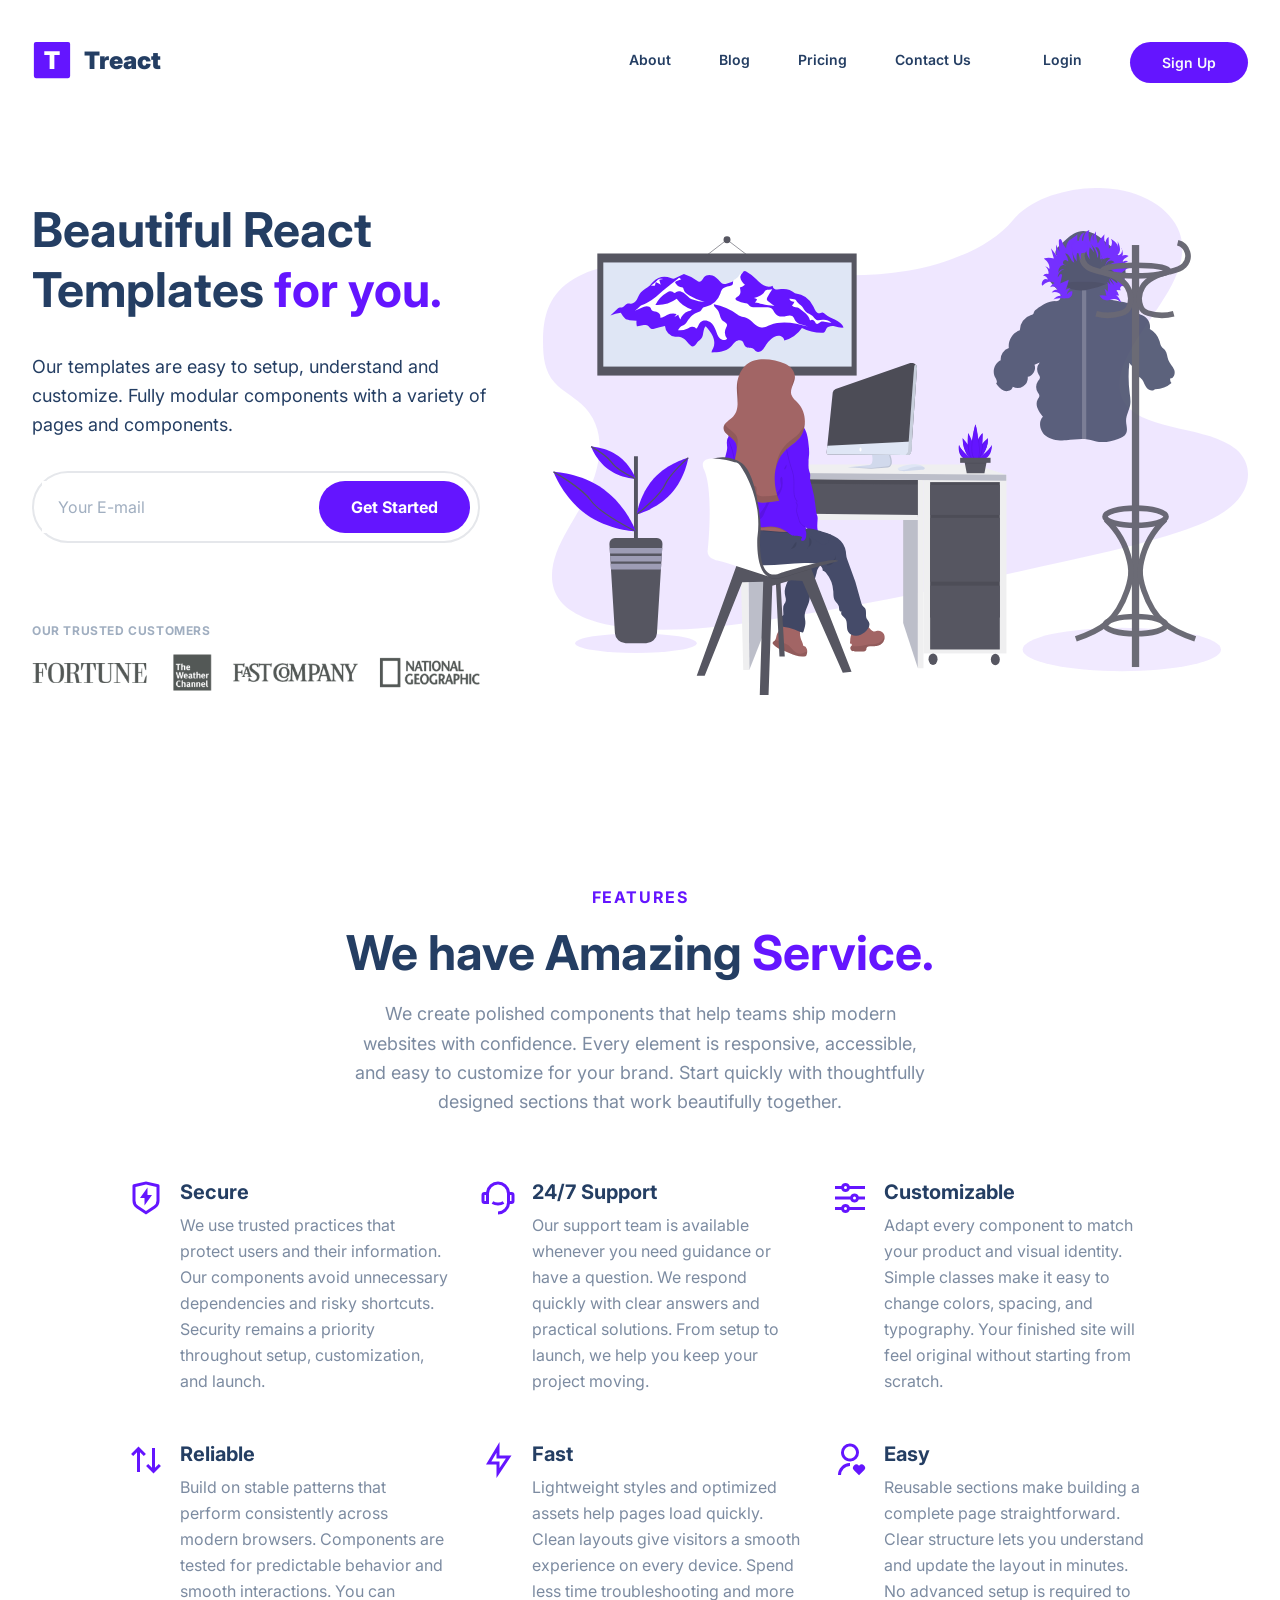
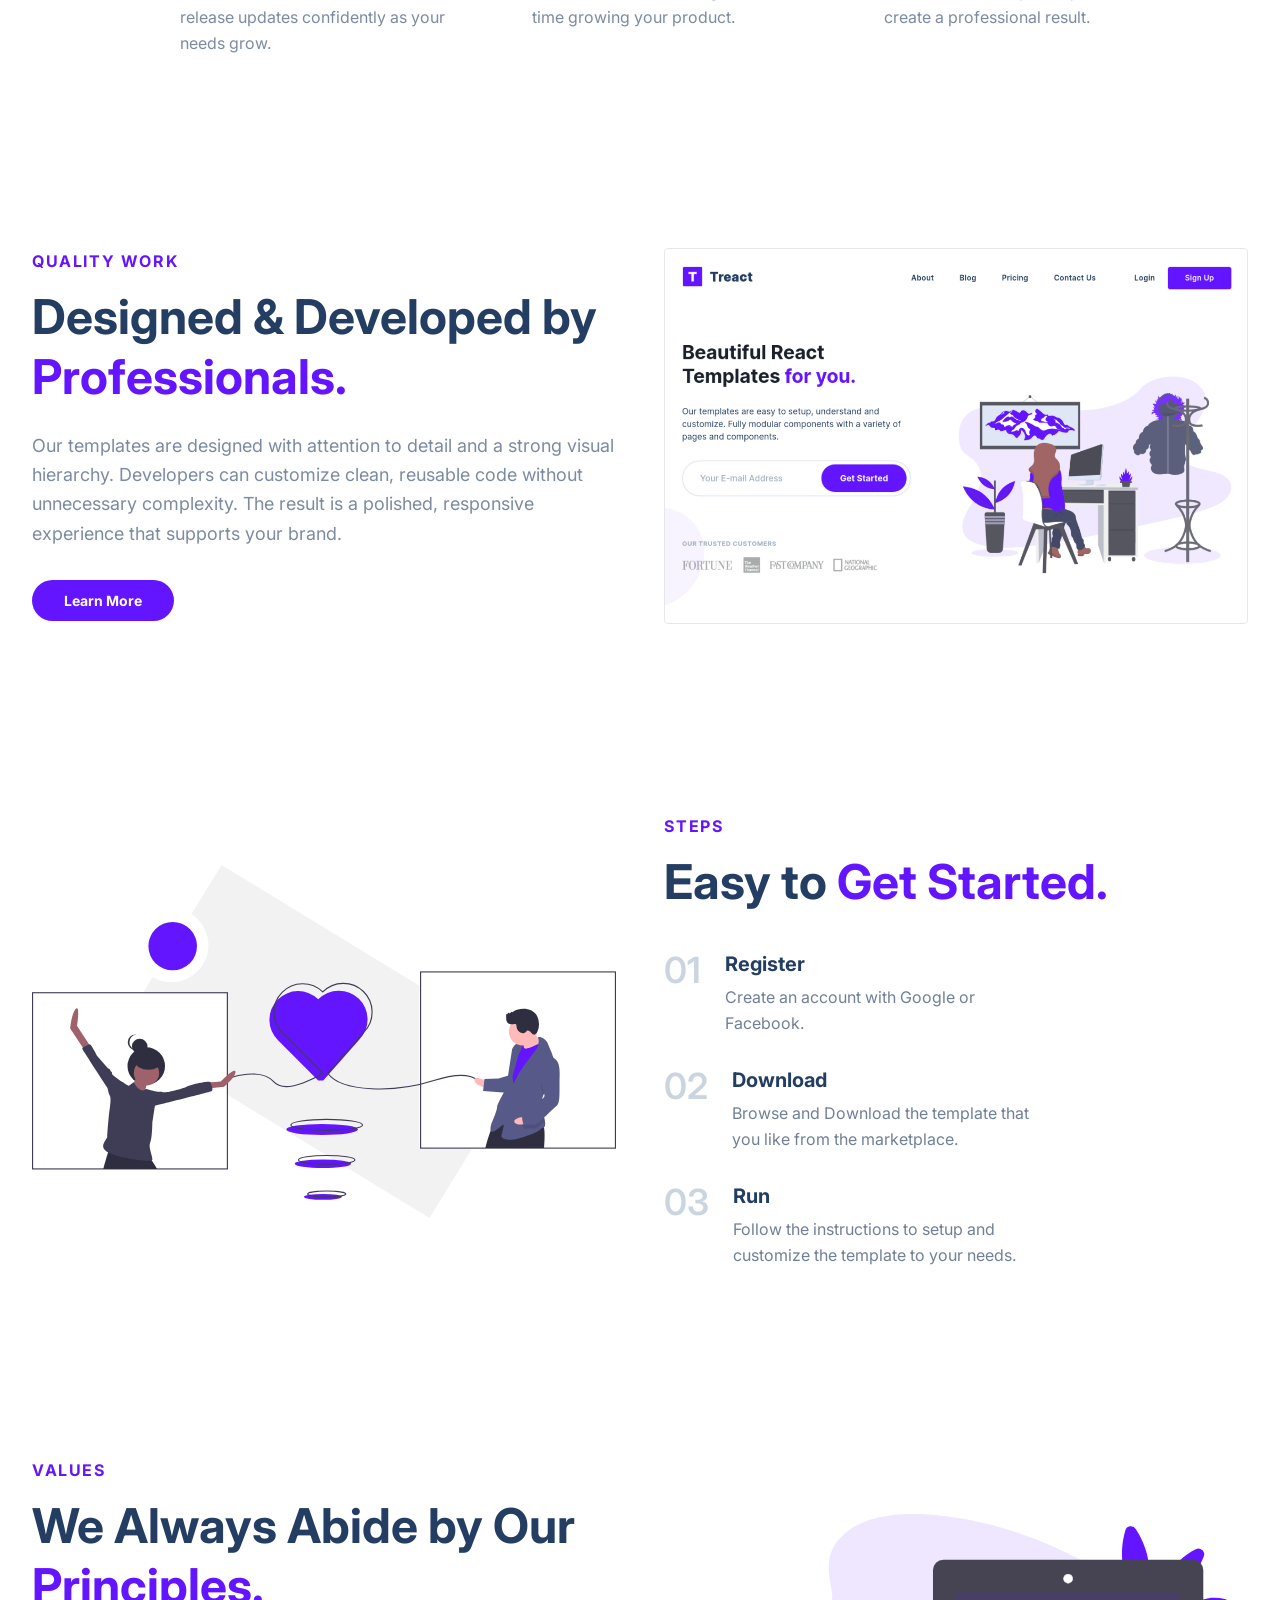
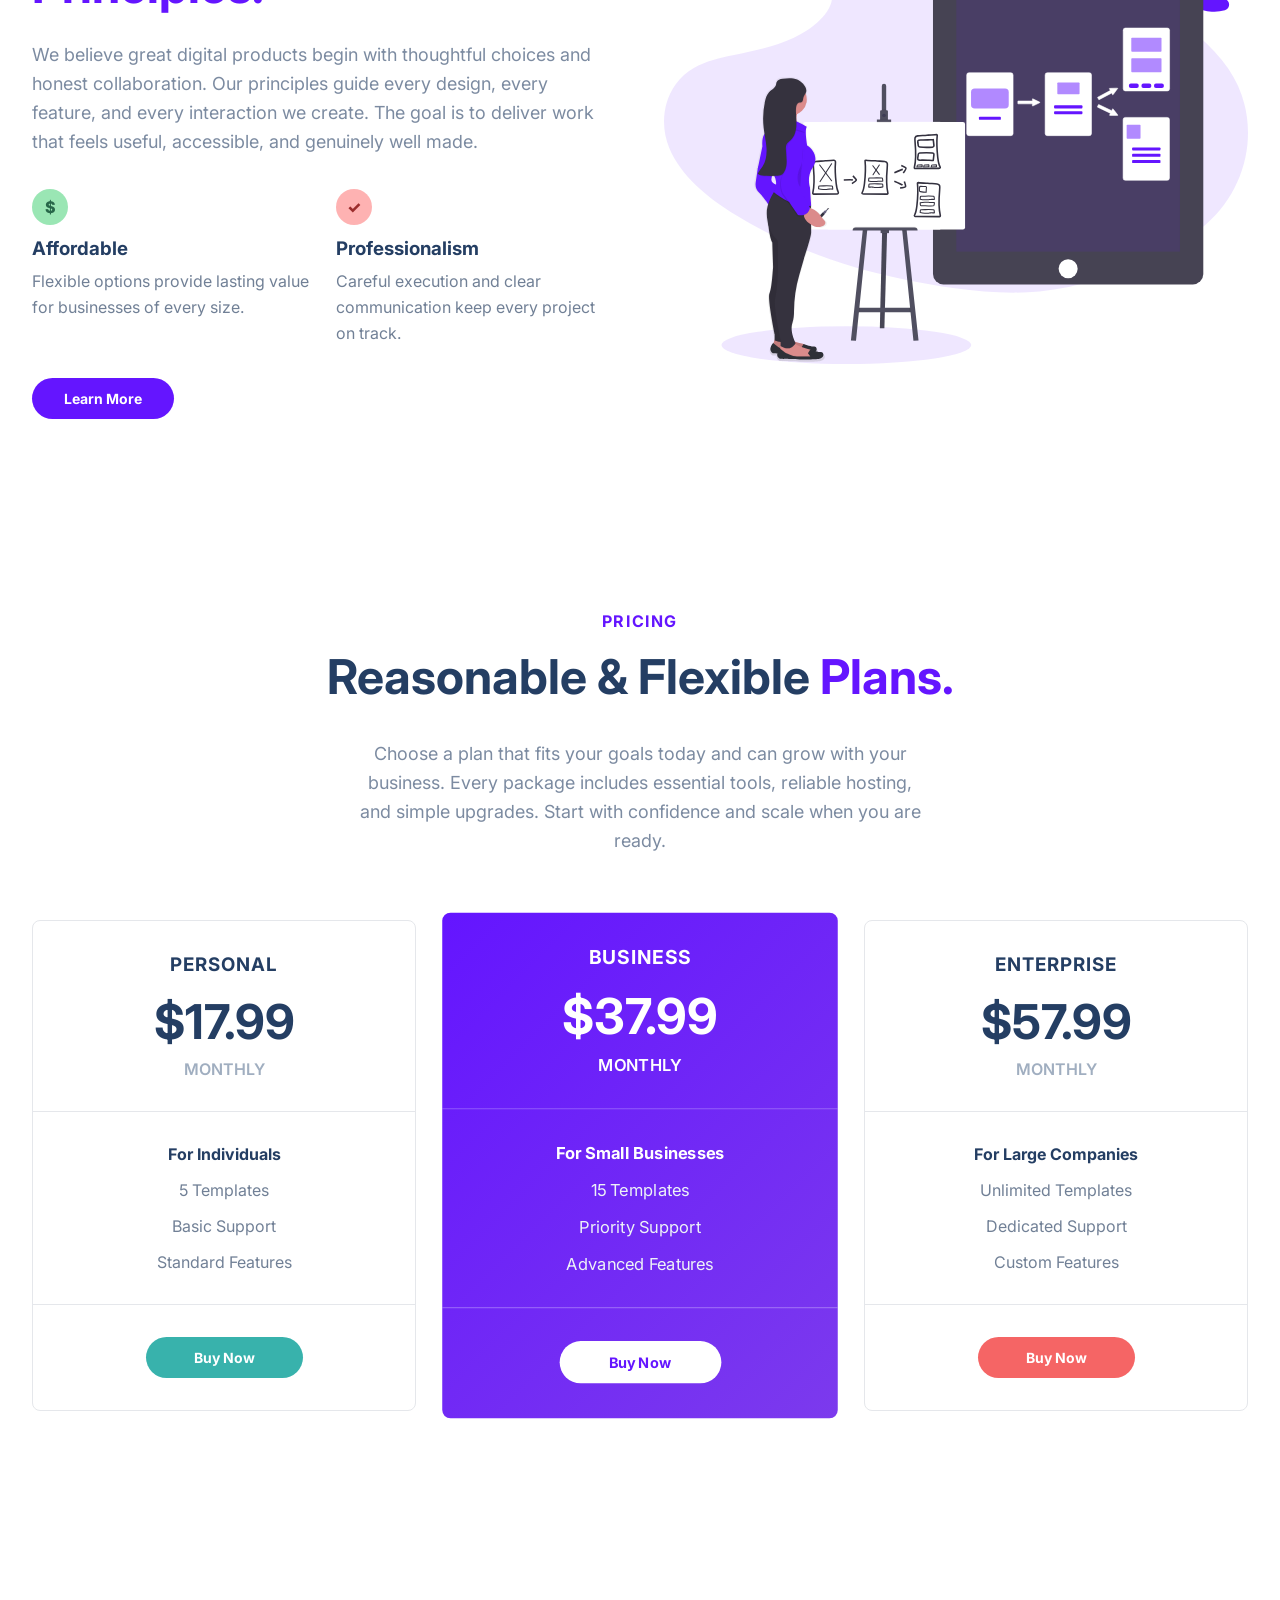
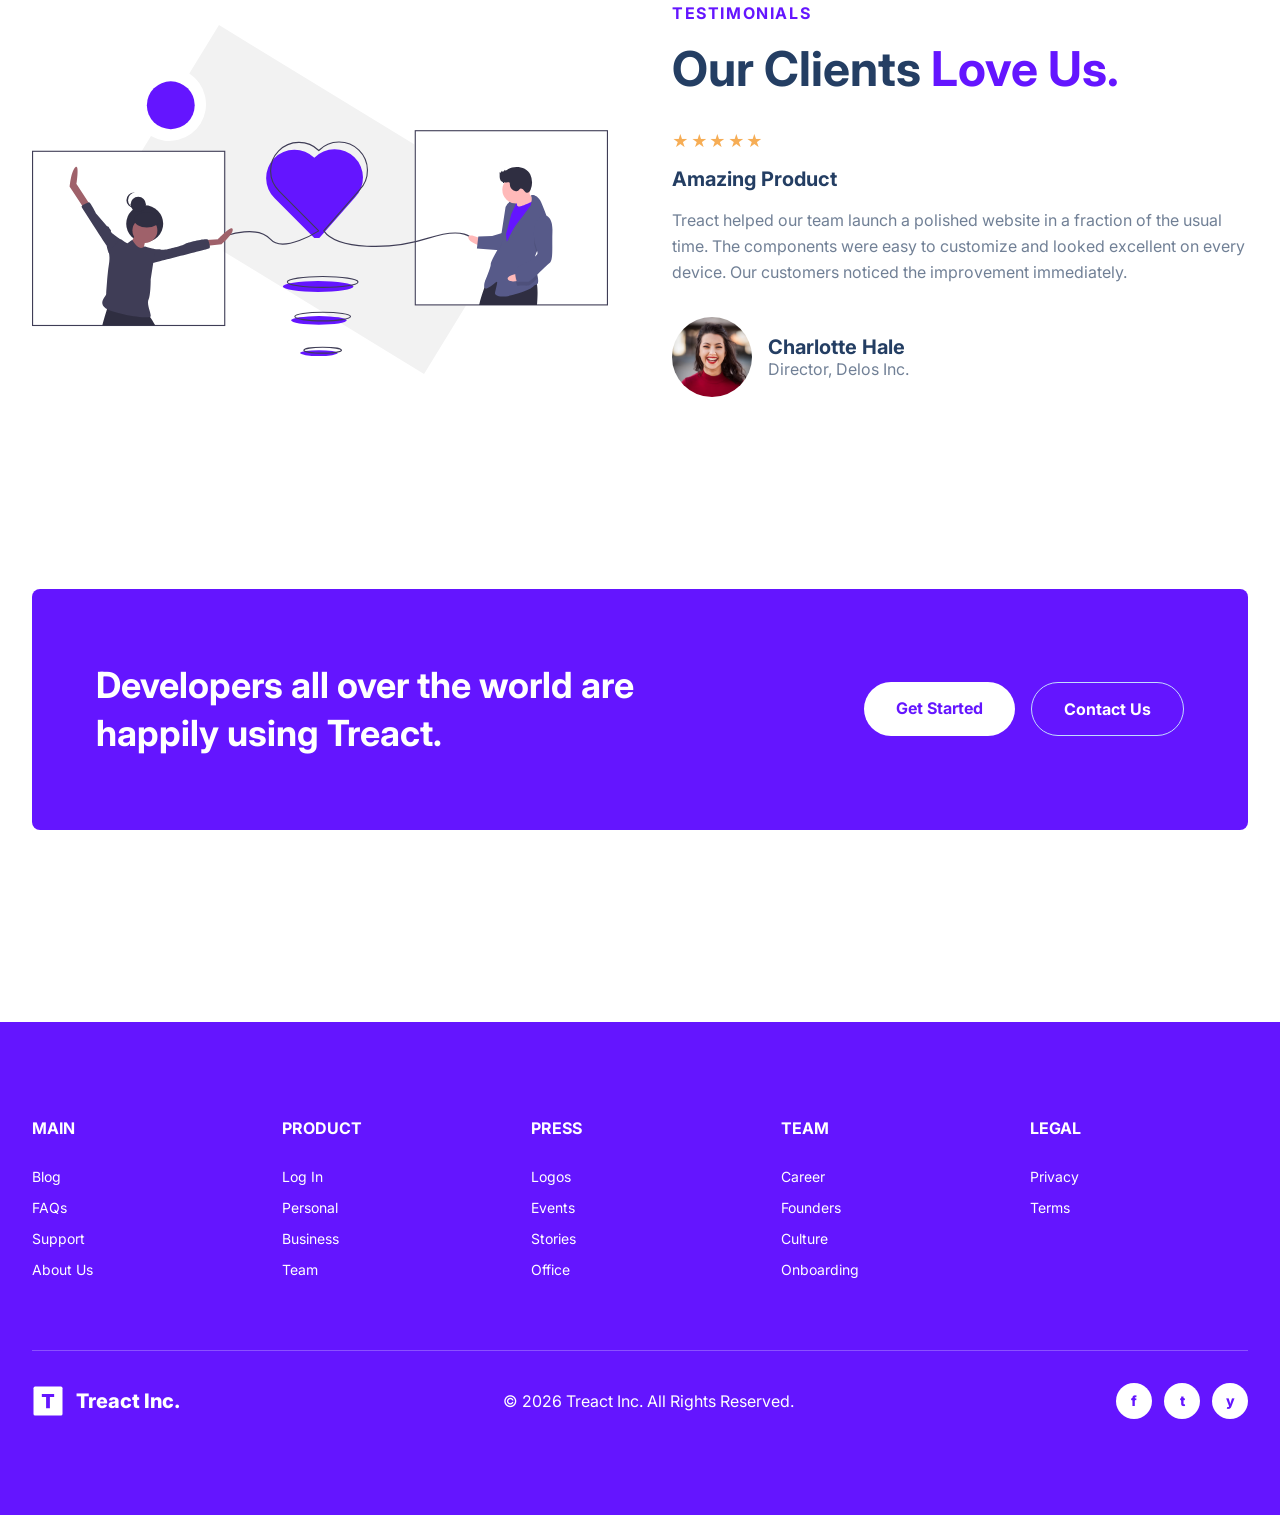
<file: index.html>
<!DOCTYPE html>
<html lang="en">

<head>
    <meta charset="UTF-8">
    <meta http-equiv="X-UA-Compatible" content="IE=edge">
    <meta name="viewport" content="width=device-width, initial-scale=1.0">
    <title>Document</title>
    <link rel="stylesheet" href="style.css">
    <link rel="stylesheet" href="https://pro.fontawesome.com/releases/v5.10.0/css/all.css"
        integrity="sha384-AYmEC3Yw5cVb3ZcuHtOA93w35dYTsvhLPVnYs9eStHfGJvOvKxVfELGroGkvsg+p" crossorigin="anonymous" />
    <script src="script.js"></script>
</head>

<body>
    <section id="landing">
        <nav>
            <div class="row nav__row">
                <div class="nav__logo">
                    <a href="#" class="nav__logo--link">
                        <img src="./assets/logo.2c489fc453a1783cbadacf914efa3df6.svg"
                            class="nav__logo--img" alt="Treact logo">
                        <span class="nav__logo--title">Treact</span>
                    </a>
                </div>
                <div class="nav__links">
                    <a href="#landing" class="nav__link">About</a>
                    <a href="#testimonials" class="nav__link">Blog</a>
                    <a href="#pricing" class="nav__link">Pricing</a>
                    <a href="#start" class="nav__link">Contact Us</a>
                    <a href="#" class="nav__link nav__link--login">Login</a>
                    <a href="#start" class="nav__link nav__link--primary">Sign Up</a>
                </div>
                <button class="btn__menu" onclick="openMenu()">
                    <svg xmlns="http://www.w3.org/2000/svg" width="24" height="24" viewBox="0 0 24 24" fill="none"
                        stroke="currentColor" stroke-width="2" stroke-linecap="round" stroke-linejoin="round"
                        class="btn__menu--svg">
                        <line x1="3" y1="12" x2="21" y2="12"></line>
                        <line x1="3" y1="6" x2="21" y2="6"></line>
                        <line x1="3" y1="18" x2="21" y2="18"></line>
                    </svg>
                </button>
            </div>
        </nav>
        <div class="modal">
            <button class="btn__menu btn__menu--close" onclick="closeMenu()">
                <svg xmlns="http://www.w3.org/2000/svg" width="24" height="24" viewBox="0 0 24 24" fill="none"
                    stroke="currentColor" stroke-width="2" stroke-linecap="round" stroke-linejoin="round"
                    class="light___StyledCloseIcon-lj69nl-14 fASujC">
                    <line x1="18" y1="6" x2="6" y2="18"></line>
                    <line x1="6" y1="6" x2="18" y2="18"></line>
                </svg>
            </button>
            <div class="modal__links">
                <a class="modal__link">About</a>
                <a class="modal__link">Blog</a>
                <a class="modal__link">Pricing</a>
                <a class="modal__link">Contact Us</a>
                <a class="modal__link">Login</a>
                <a class="modal__link modal__link--primary">Sign Up</a>
            </div>
        </div>
        <header>
            <div class="container">
                <div class="row">
                    <div class="header__description">
                        <h1>Beautiful React Templates <span class="purple">for you.</span></h1>
                        <p>
                            Our templates are easy to setup, understand and customize. Fully modular components
                            with a variety of pages and components.
                        </p>
                        <form class="header__email" action="#">
                            <input type="email" placeholder="Your E-mail" aria-label="Email address">
                            <button type="submit">Get Started</button>
                        </form>
                        <div class="header__customers">
                            <span>Our trusted customers</span>
                            <img src="./assets/customers-logo-strip.680ac7c2e8ae28161d2c.png"
                                alt="Fortune, Fast Company, and National Geographic">
                        </div>
                    </div>
                    <figure class="header__img--wrapper">
                        <img src="./assets/design-illustration-2.6da6a00b20c07c4a9b65d1870679e1b8.svg"
                            class="header__img" alt="Designer working at a computer">
                    </figure>
                </div>
            </div>
        </header>
    </section>
    <main>
        <section id="features">
            <div class="container">
                <div class="row__narrow">
                    <span class="section__tag">Features</span>
                    <h2>We have Amazing <span class="purple">Service.</span></h2>
                    <p class="section__subtitle">
                        We create polished components that help teams ship modern websites with confidence.
                        Every element is responsive, accessible, and easy to customize for your brand.
                        Start quickly with thoughtfully designed sections that work beautifully together.
                    </p>
                    <div class="features__grid">
                        <div class="feature">
                            <img src="./assets/shield-icon.daefe14b320b14fbd9cbd18908ac93ec.svg" alt="">
                            <div class="feature__text">
                                <h3>Secure</h3>
                                <p>We use trusted practices that protect users and their information.
                                    Our components avoid unnecessary dependencies and risky shortcuts.
                                    Security remains a priority throughout setup, customization, and launch.</p>
                            </div>
                        </div>
                        <div class="feature">
                            <img src="./assets/support-icon.f9253ffa8cb6ffde5bbaa05eb5136375.svg" alt="">
                            <div class="feature__text">
                                <h3>24/7 Support</h3>
                                <p>Our support team is available whenever you need guidance or have a question.
                                    We respond quickly with clear answers and practical solutions.
                                    From setup to launch, we help you keep your project moving.</p>
                            </div>
                        </div>
                        <div class="feature">
                            <img src="./assets/customize-icon.367468c90fd796009b97fbfba67b2c6a.svg" alt="">
                            <div class="feature__text">
                                <h3>Customizable</h3>
                                <p>Adapt every component to match your product and visual identity.
                                    Simple classes make it easy to change colors, spacing, and typography.
                                    Your finished site will feel original without starting from scratch.</p>
                            </div>
                        </div>
                        <div class="feature">
                            <img src="./assets/reliable-icon.1367510a8f0a1bec76dc425d25f92f43.svg" alt="">
                            <div class="feature__text">
                                <h3>Reliable</h3>
                                <p>Build on stable patterns that perform consistently across modern browsers.
                                    Components are tested for predictable behavior and smooth interactions.
                                    You can release updates confidently as your needs grow.</p>
                            </div>
                        </div>
                        <div class="feature">
                            <img src="./assets/fast-icon.dbb971a73d4805d2fc3bcdacdb55beba.svg" alt="">
                            <div class="feature__text">
                                <h3>Fast</h3>
                                <p>Lightweight styles and optimized assets help pages load quickly.
                                    Clean layouts give visitors a smooth experience on every device.
                                    Spend less time troubleshooting and more time growing your product.</p>
                            </div>
                        </div>
                        <div class="feature">
                            <img src="./assets/simple-icon.673b7e1750b2a4ef32907fc164828d00.svg" alt="">
                            <div class="feature__text">
                                <h3>Easy</h3>
                                <p>Reusable sections make building a complete page straightforward.
                                    Clear structure lets you understand and update the layout in minutes.
                                    No advanced setup is required to create a professional result.</p>
                            </div>
                        </div>
                    </div>
                </div>
            </div>
        </section>
        <section id="quality">
            <div class="container">
                <div class="row">
                    <div class="quality__description">
                        <span class="section__tag">Quality Work</span>
                        <h2>Designed & Developed by <span class="purple">Professionals.</span></h2>
                        <p>
                            Our templates are designed with attention to detail and a strong visual hierarchy.
                            Developers can customize clean, reusable code without unnecessary complexity.
                            The result is a polished, responsive experience that supports your brand.
                        </p>
                        <a class="section__button" href="#">Learn More</a>
                    </div>
                    <figure class="quality__img--wrapper">
                        <img src="./assets/hero-screenshot-1.40a097b525c2f8c9808e.png" alt="Treact website preview">
                    </figure>
                </div>
            </div>
        </section>
        <section id="steps">
            <div class="container">
                <div class="row">
                    <figure class="steps__img--wrapper">
                        <img src="./assets/love-illustration.c759090fa833369ad6ffb6eb19cacb3e.svg"
                            alt="People sharing work">
                    </figure>
                    <div class="steps__description">
                        <span class="section__tag">Steps</span>
                        <h2>Easy to <span class="purple">Get Started.</span></h2>
                        <div class="steps__list">
                            <div class="step">
                                <span class="step__number">01</span>
                                <div>
                                    <h3>Register</h3>
                                    <p>Create an account with Google or Facebook.</p>
                                </div>
                            </div>
                            <div class="step">
                                <span class="step__number">02</span>
                                <div>
                                    <h3>Download</h3>
                                    <p>Browse and Download the template that you like from the marketplace.</p>
                                </div>
                            </div>
                            <div class="step">
                                <span class="step__number">03</span>
                                <div>
                                    <h3>Run</h3>
                                    <p>Follow the instructions to setup and customize the template to your needs.</p>
                                </div>
                            </div>
                        </div>
                    </div>
                </div>
            </div>
        </section>
        <section id="values">
            <div class="container">
                <div class="row">
                    <div class="values__description">
                        <span class="section__tag">Values</span>
                        <h2>We Always Abide by Our <span class="purple">Principles.</span></h2>
                        <p>
                            We believe great digital products begin with thoughtful choices and honest collaboration.
                            Our principles guide every design, every feature, and every interaction we create.
                            The goal is to deliver work that feels useful, accessible, and genuinely well made.
                        </p>
                        <div class="values__items">
                            <div class="value">
                                <span class="value__icon value__icon--green">$</span>
                                <h3>Affordable</h3>
                                <p>Flexible options provide lasting value for businesses of every size.</p>
                            </div>
                            <div class="value">
                                <span class="value__icon value__icon--pink">&#10003;</span>
                                <h3>Professionalism</h3>
                                <p>Careful execution and clear communication keep every project on track.</p>
                            </div>
                        </div>
                        <a class="section__button" href="#">Learn More</a>
                    </div>
                    <figure class="values__img--wrapper">
                        <img src="./assets/prototype-illustration.21bc4b3f612a2f257c3d361067582485.svg"
                            alt="Team planning a product prototype">
                    </figure>
                </div>
            </div>
        </section>
        <section id="pricing">
            <div class="container">
                <div class="row">
                    <span class="section__tag">Pricing</span>
                    <h2>Reasonable & Flexible <span class="purple">Plans.</span></h2>
                    <p class="section__subtitle">
                        Choose a plan that fits your goals today and can grow with your business.
                        Every package includes essential tools, reliable hosting, and simple upgrades.
                        Start with confidence and scale when you are ready.
                    </p>
                    <div class="pricing__grid">
                        <div class="plan">
                            <div class="plan__header plan__header--green">
                                <h3>Personal</h3>
                                <span class="plan__price">$17.99</span>
                                <span class="plan__period">Monthly</span>
                            </div>
                            <div class="plan__features">
                                <span>For Individuals</span>
                                <p>5 Templates</p>
                                <p>Basic Support</p>
                                <p>Standard Features</p>
                            </div>
                            <a href="#" class="plan__button plan__button--green">Buy Now</a>
                        </div>
                        <div class="plan plan--featured">
                            <div class="plan__header">
                                <h3>Business</h3>
                                <span class="plan__price">$37.99</span>
                                <span class="plan__period">Monthly</span>
                            </div>
                            <div class="plan__features">
                                <span>For Small Businesses</span>
                                <p>15 Templates</p>
                                <p>Priority Support</p>
                                <p>Advanced Features</p>
                            </div>
                            <a href="#" class="plan__button plan__button--white">Buy Now</a>
                        </div>
                        <div class="plan">
                            <div class="plan__header plan__header--red">
                                <h3>Enterprise</h3>
                                <span class="plan__price">$57.99</span>
                                <span class="plan__period">Monthly</span>
                            </div>
                            <div class="plan__features">
                                <span>For Large Companies</span>
                                <p>Unlimited Templates</p>
                                <p>Dedicated Support</p>
                                <p>Custom Features</p>
                            </div>
                            <a href="#" class="plan__button plan__button--red">Buy Now</a>
                        </div>
                    </div>
                </div>
            </div>
        </section>
        <section id="testimonials">
            <div class="container">
                <div class="row">
                    <figure class="testimonials__img--wrapper">
                        <img src="./assets/love-illustration.c759090fa833369ad6ffb6eb19cacb3e.svg"
                            alt="Customer sharing feedback">
                    </figure>
                    <div class="testimonials__description">
                        <span class="section__tag">Testimonials</span>
                        <h2>Our Clients <span class="purple">Love Us.</span></h2>
                        <blockquote>
                            <div class="testimonial__stars" aria-label="5 out of 5 stars">&#9733;&#9733;&#9733;&#9733;&#9733;</div>
                            <h3>Amazing Product</h3>
                            <p>
                                Treact helped our team launch a polished website in a fraction of the usual time.
                                The components were easy to customize and looked excellent on every device.
                                Our customers noticed the improvement immediately.
                            </p>
                        </blockquote>
                        <div class="testimonial__person">
                            <img src="./assets/photo-1494790108377-be9c29b29330.avif"
                                alt="Portrait of Charlotte Hale">
                            <div>
                                <h4>Charlotte Hale</h4>
                                <span>Director, Delos Inc.</span>
                            </div>
                        </div>
                    </div>
                </div>
            </div>
        </section>
        <section id="start">
            <div class="container">
                <div class="row">
                    <div class="start__content">
                        <h2>Developers all over the world are happily using Treact.</h2>
                        <div class="start__buttons">
                            <a href="#" class="start__button start__button--primary">Get Started</a>
                            <a href="#contact" class="start__button start__button--secondary">Contact Us</a>
                        </div>
                    </div>
                </div>
            </div>
        </section>
    </main>
    <footer>
        <div class="row footer__row">
            <div class="footer__columns">
                <div class="footer__column">
                    <h3>Main</h3>
                    <a href="#">Blog</a>
                    <a href="#">FAQs</a>
                    <a href="#start">Support</a>
                    <a href="#">About Us</a>
                </div>
                <div class="footer__column">
                    <h3>Product</h3>
                    <a href="#start">Log In</a>
                    <a href="#start">Personal</a>
                    <a href="#start">Business</a>
                    <a href="#start">Team</a>
                </div>
                <div class="footer__column">
                    <h3>Press</h3>
                    <a href="#">Logos</a>
                    <a href="#">Events</a>
                    <a href="#">Stories</a>
                    <a href="#">Office</a>
                </div>
                <div class="footer__column">
                    <h3>Team</h3>
                    <a href="#">Career</a>
                    <a href="#">Founders</a>
                    <a href="#">Culture</a>
                    <a href="#">Onboarding</a>
                </div>
                <div class="footer__column">
                    <h3>Legal</h3>
                    <a href="#">Privacy</a>
                    <a href="#">Terms</a>
                </div>
            </div>
            <div class="footer__bottom">
                <a href="#" class="footer__logo">
                    <img src="./assets/logo-light.d9a5d1b5be5ea077b26864fdfc2e96a4.svg" alt="Treact">
                    <span>Treact Inc.</span>
                </a>
                <p>&copy; 2026 Treact Inc. All Rights Reserved.</p>
                <div class="footer__socials" aria-label="Social media links">
                    <a href="#" aria-label="Facebook">f</a>
                    <a href="#" aria-label="Twitter">t</a>
                    <a href="#" aria-label="YouTube">y</a>
                </div>
            </div>
        </div>
    </footer>
</body>

</html>
</file>
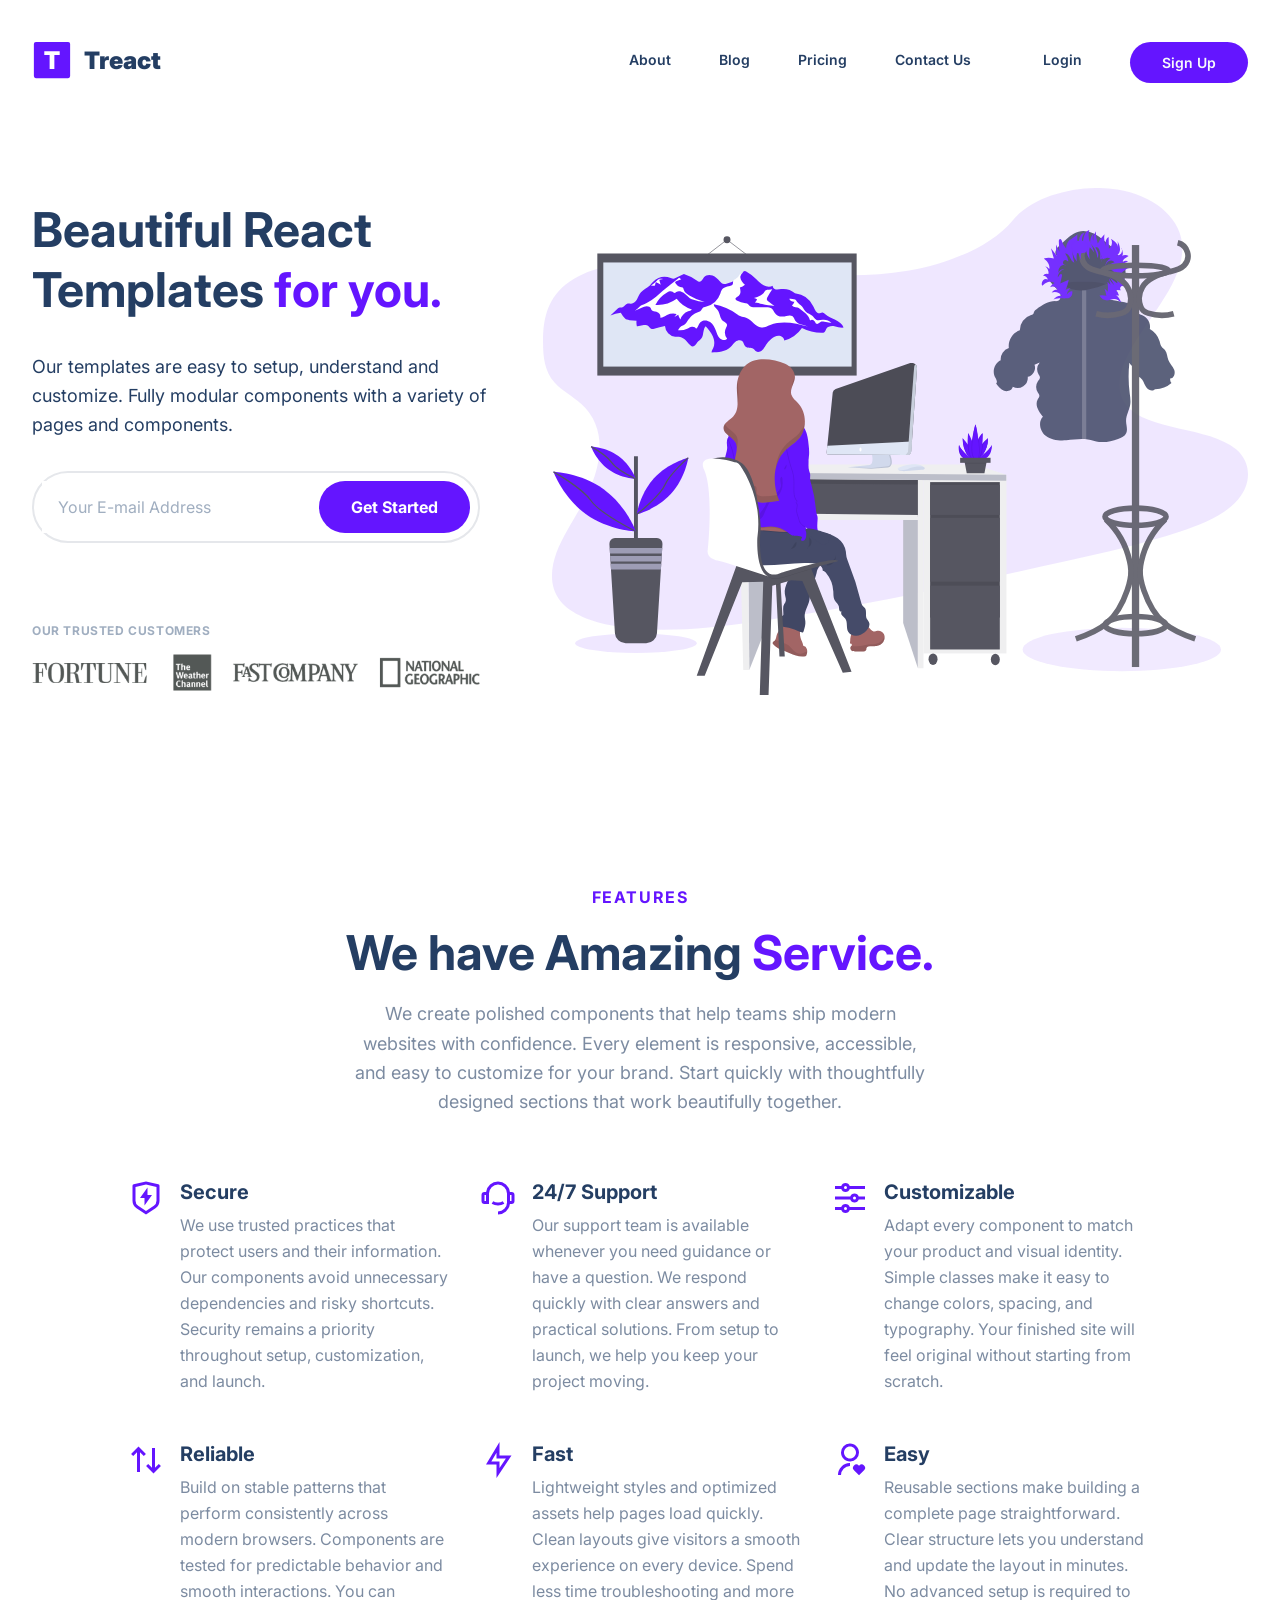
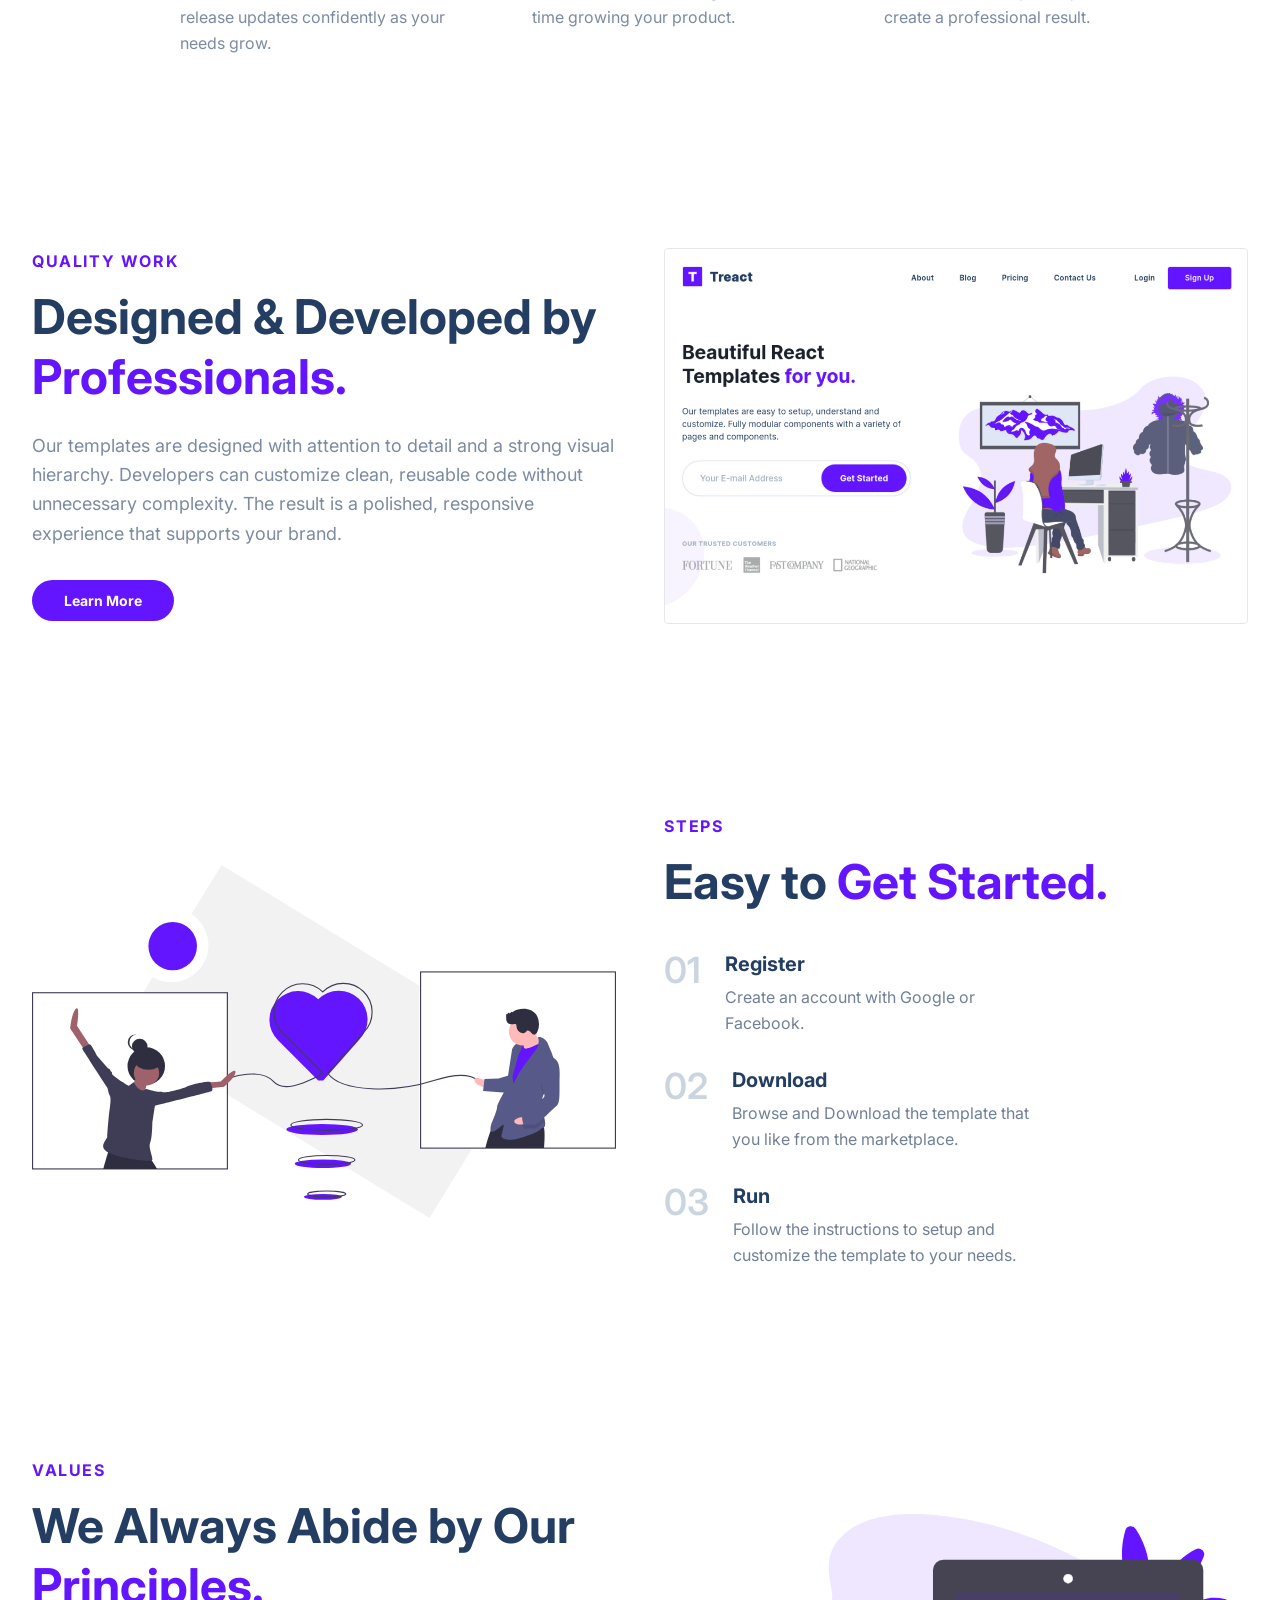
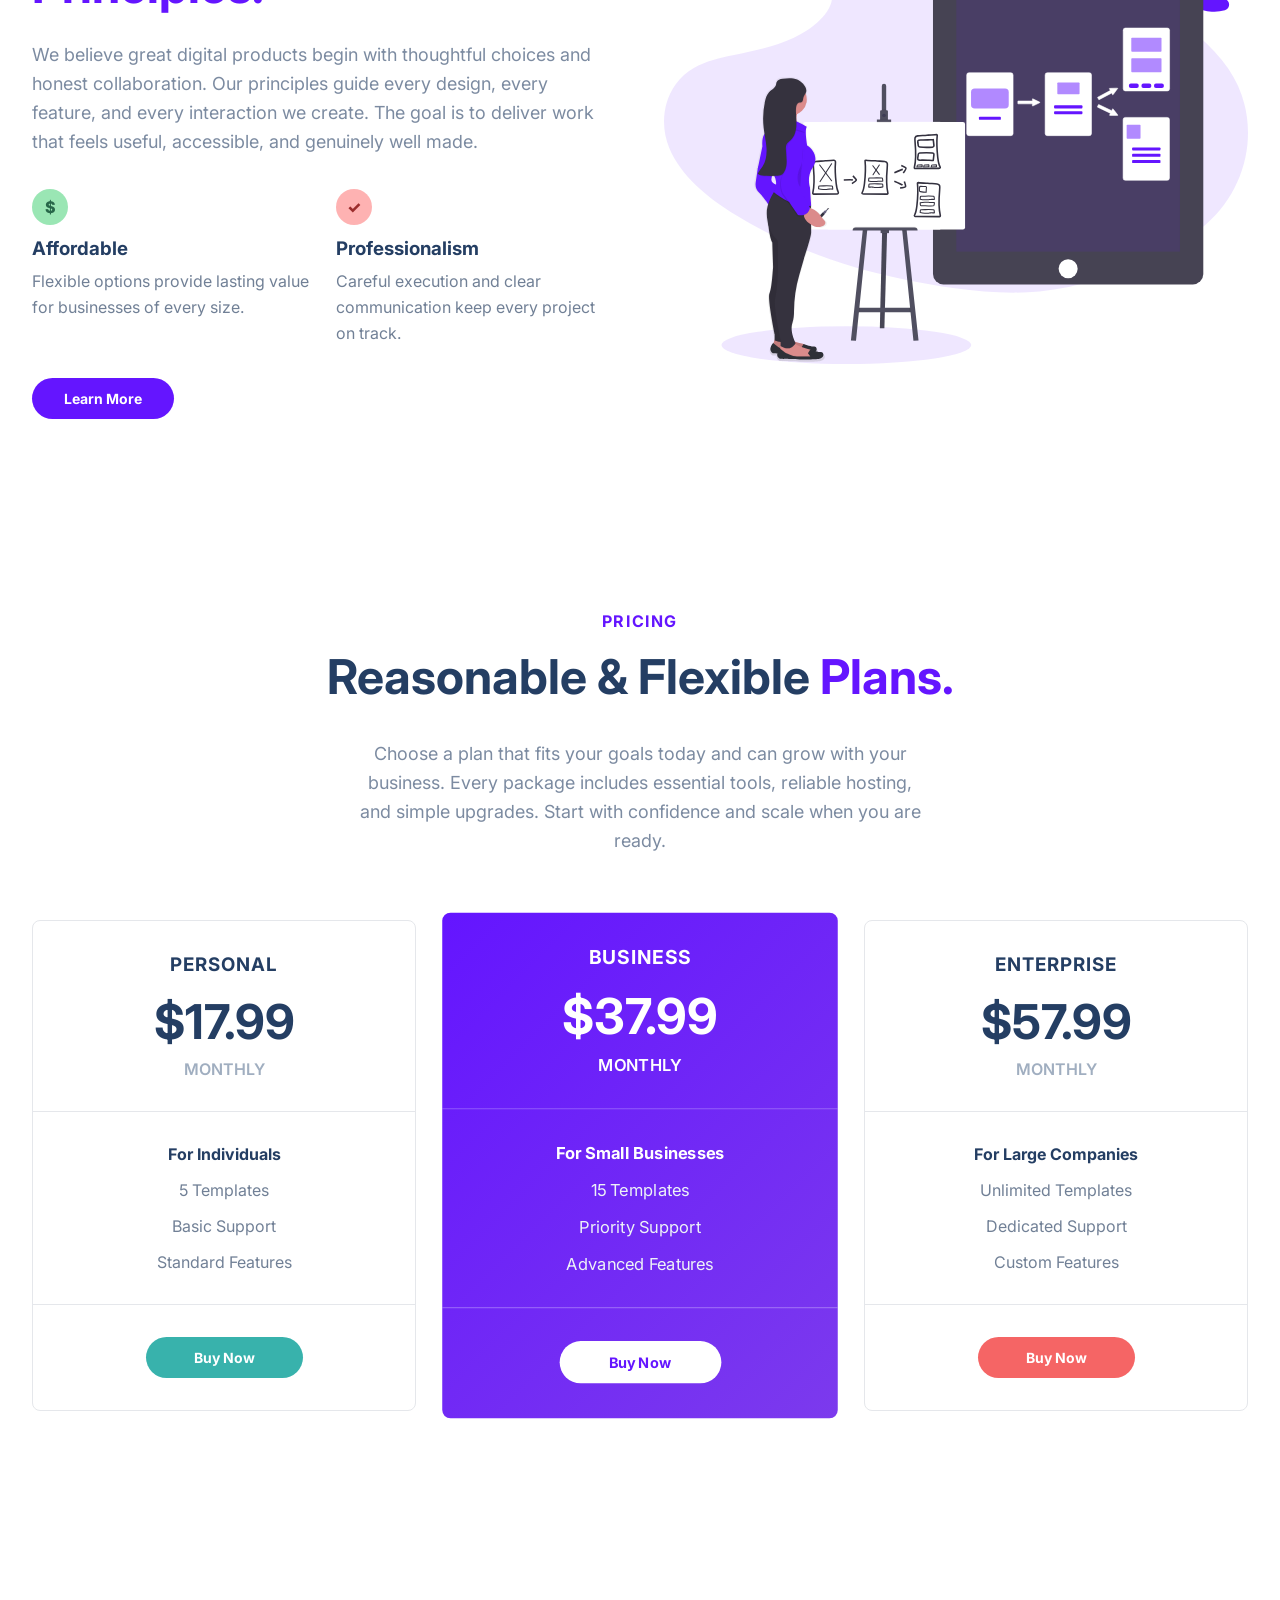
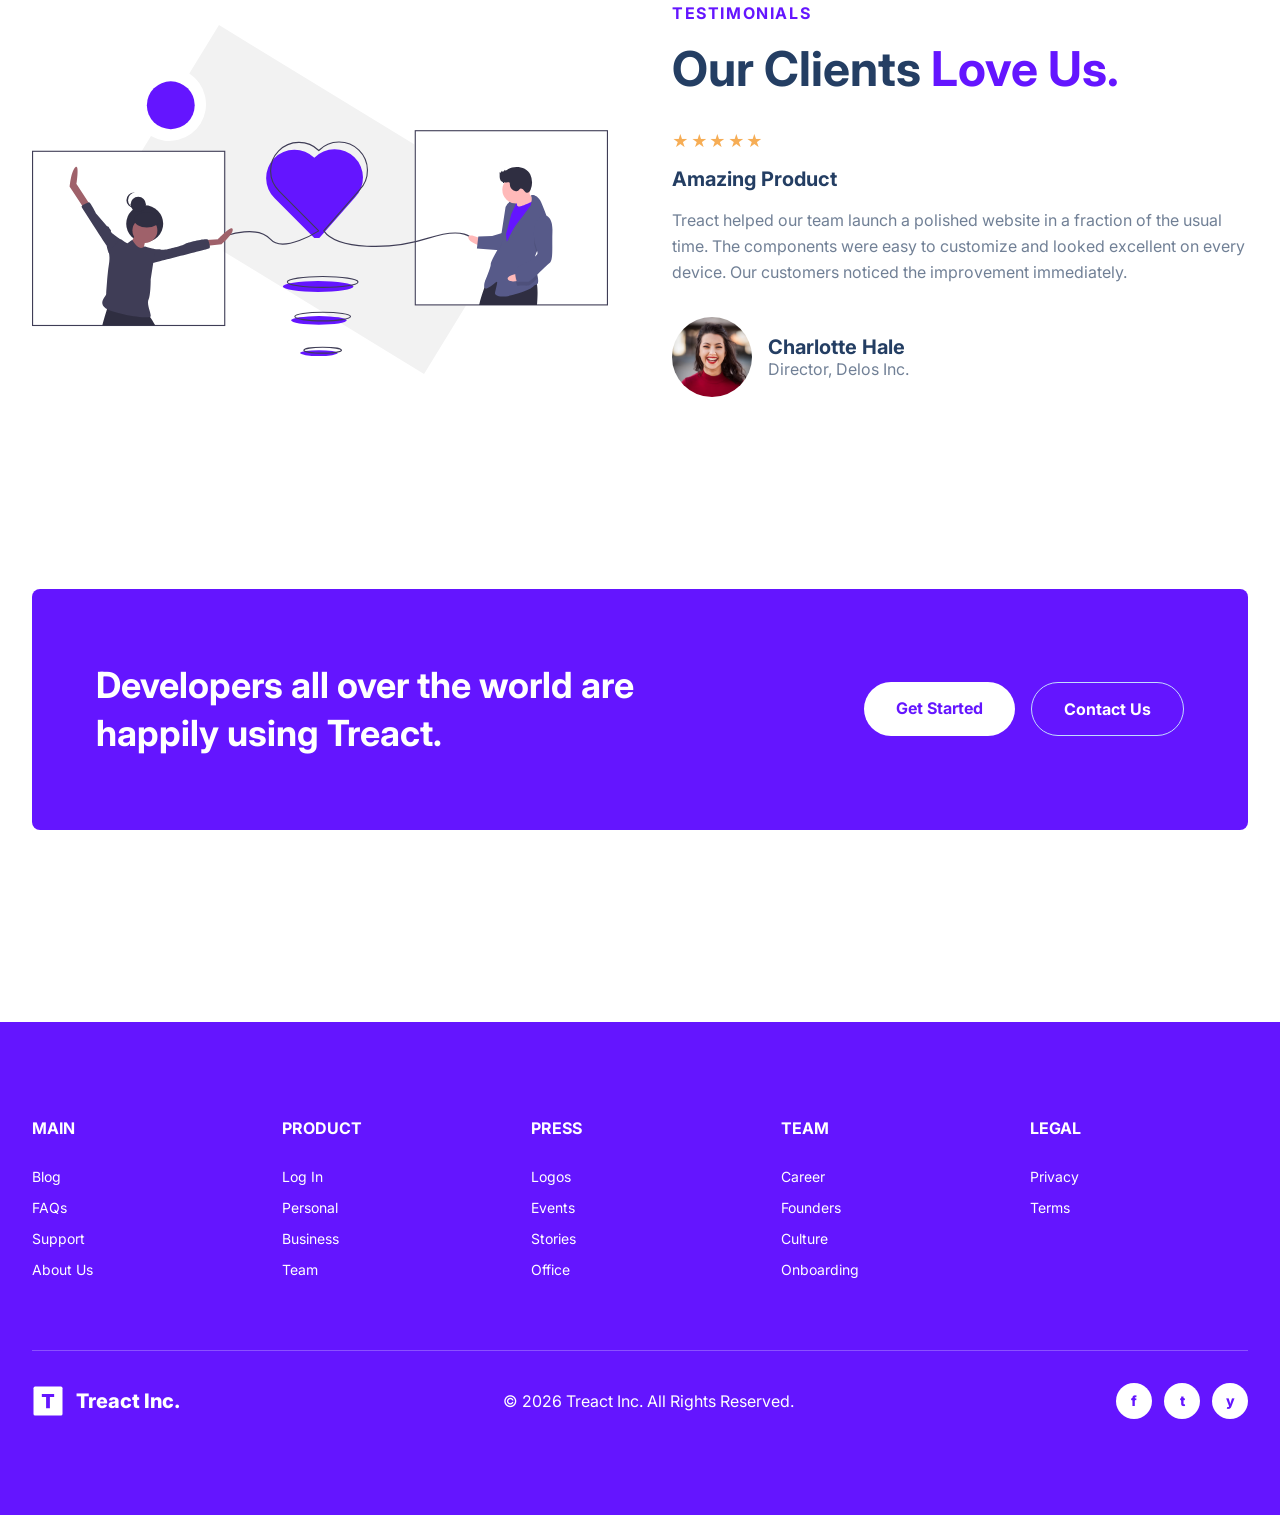
<file: Treact Starter Resources/index.html>
<!DOCTYPE html>
<html lang="en">

<head>
    <meta charset="UTF-8">
    <meta http-equiv="X-UA-Compatible" content="IE=edge">
    <meta name="viewport" content="width=device-width, initial-scale=1.0">
    <title>Document</title>
    <link rel="stylesheet" href="style.css">
    <link rel="stylesheet" href="https://pro.fontawesome.com/releases/v5.10.0/css/all.css"
        integrity="sha384-AYmEC3Yw5cVb3ZcuHtOA93w35dYTsvhLPVnYs9eStHfGJvOvKxVfELGroGkvsg+p" crossorigin="anonymous" />
    <script src="script.js"></script>
</head>

<body>
    <section id="landing">
        <nav>
            <div class="row nav__row">
                <div class="nav__logo">
                    <a href="#" class="nav__logo--link">
                        <img src="./assets/logo.2c489fc453a1783cbadacf914efa3df6.svg"
                            class="nav__logo--img" alt="Treact logo">
                        <span class="nav__logo--title">Treact</span>
                    </a>
                </div>
                <div class="nav__links">
                    <a href="#landing" class="nav__link">About</a>
                    <a href="#testimonials" class="nav__link">Blog</a>
                    <a href="#pricing" class="nav__link">Pricing</a>
                    <a href="#start" class="nav__link">Contact Us</a>
                    <a href="#" class="nav__link nav__link--login">Login</a>
                    <a href="#start" class="nav__link nav__link--primary">Sign Up</a>
                </div>
                <button class="btn__menu" onclick="openMenu()">
                    <svg xmlns="http://www.w3.org/2000/svg" width="24" height="24" viewBox="0 0 24 24" fill="none"
                        stroke="currentColor" stroke-width="2" stroke-linecap="round" stroke-linejoin="round"
                        class="btn__menu--svg">
                        <line x1="3" y1="12" x2="21" y2="12"></line>
                        <line x1="3" y1="6" x2="21" y2="6"></line>
                        <line x1="3" y1="18" x2="21" y2="18"></line>
                    </svg>
                </button>
            </div>
        </nav>
        <div class="modal">
            <button class="btn__menu btn__menu--close" onclick="closeMenu()">
                <svg xmlns="http://www.w3.org/2000/svg" width="24" height="24" viewBox="0 0 24 24" fill="none"
                    stroke="currentColor" stroke-width="2" stroke-linecap="round" stroke-linejoin="round"
                    class="light___StyledCloseIcon-lj69nl-14 fASujC">
                    <line x1="18" y1="6" x2="6" y2="18"></line>
                    <line x1="6" y1="6" x2="18" y2="18"></line>
                </svg>
            </button>
            <div class="modal__links">
                <a class="modal__link">About</a>
                <a class="modal__link">Blog</a>
                <a class="modal__link">Pricing</a>
                <a class="modal__link">Contact Us</a>
                <a class="modal__link">Login</a>
                <a class="modal__link modal__link--primary">Sign Up</a>
            </div>
        </div>
        <header>
            <div class="container">
                <div class="row">
                    <div class="header__description">
                        <h1>Beautiful React Templates <span class="purple">for you.</span></h1>
                        <p>
                            Our templates are easy to setup, understand and customize. Fully modular components
                            with a variety of pages and components.
                        </p>
                        <form class="header__email" action="#">
                            <input type="email" placeholder="Your E-mail Address" aria-label="Email address">
                            <button type="submit">Get Started</button>
                        </form>
                        <div class="header__customers">
                            <span>Our trusted customers</span>
                            <img src="./assets/customers-logo-strip.680ac7c2e8ae28161d2c.png"
                                alt="Fortune, Fast Company, and National Geographic">
                        </div>
                    </div>
                    <figure class="header__img--wrapper">
                        <img src="./assets/design-illustration-2.6da6a00b20c07c4a9b65d1870679e1b8.svg"
                            class="header__img" alt="Designer working at a computer">
                    </figure>
                </div>
            </div>
        </header>
    </section>
    <main>
        <section id="features">
            <div class="container">
                <div class="row__narrow">
                    <span class="section__tag">Features</span>
                    <h2>We have Amazing <span class="purple">Service.</span></h2>
                    <p class="section__subtitle">
                        We create polished components that help teams ship modern websites with confidence.
                        Every element is responsive, accessible, and easy to customize for your brand.
                        Start quickly with thoughtfully designed sections that work beautifully together.
                    </p>
                    <div class="features__grid">
                        <div class="feature">
                            <img src="./assets/shield-icon.daefe14b320b14fbd9cbd18908ac93ec.svg" alt="">
                            <div class="feature__text">
                                <h3>Secure</h3>
                                <p>We use trusted practices that protect users and their information.
                                    Our components avoid unnecessary dependencies and risky shortcuts.
                                    Security remains a priority throughout setup, customization, and launch.</p>
                            </div>
                        </div>
                        <div class="feature">
                            <img src="./assets/support-icon.f9253ffa8cb6ffde5bbaa05eb5136375.svg" alt="">
                            <div class="feature__text">
                                <h3>24/7 Support</h3>
                                <p>Our support team is available whenever you need guidance or have a question.
                                    We respond quickly with clear answers and practical solutions.
                                    From setup to launch, we help you keep your project moving.</p>
                            </div>
                        </div>
                        <div class="feature">
                            <img src="./assets/customize-icon.367468c90fd796009b97fbfba67b2c6a.svg" alt="">
                            <div class="feature__text">
                                <h3>Customizable</h3>
                                <p>Adapt every component to match your product and visual identity.
                                    Simple classes make it easy to change colors, spacing, and typography.
                                    Your finished site will feel original without starting from scratch.</p>
                            </div>
                        </div>
                        <div class="feature">
                            <img src="./assets/reliable-icon.1367510a8f0a1bec76dc425d25f92f43.svg" alt="">
                            <div class="feature__text">
                                <h3>Reliable</h3>
                                <p>Build on stable patterns that perform consistently across modern browsers.
                                    Components are tested for predictable behavior and smooth interactions.
                                    You can release updates confidently as your needs grow.</p>
                            </div>
                        </div>
                        <div class="feature">
                            <img src="./assets/fast-icon.dbb971a73d4805d2fc3bcdacdb55beba.svg" alt="">
                            <div class="feature__text">
                                <h3>Fast</h3>
                                <p>Lightweight styles and optimized assets help pages load quickly.
                                    Clean layouts give visitors a smooth experience on every device.
                                    Spend less time troubleshooting and more time growing your product.</p>
                            </div>
                        </div>
                        <div class="feature">
                            <img src="./assets/simple-icon.673b7e1750b2a4ef32907fc164828d00.svg" alt="">
                            <div class="feature__text">
                                <h3>Easy</h3>
                                <p>Reusable sections make building a complete page straightforward.
                                    Clear structure lets you understand and update the layout in minutes.
                                    No advanced setup is required to create a professional result.</p>
                            </div>
                        </div>
                    </div>
                </div>
            </div>
        </section>
        <section id="quality">
            <div class="container">
                <div class="row">
                    <div class="quality__description">
                        <span class="section__tag">Quality Work</span>
                        <h2>Designed & Developed by <span class="purple">Professionals.</span></h2>
                        <p>
                            Our templates are designed with attention to detail and a strong visual hierarchy.
                            Developers can customize clean, reusable code without unnecessary complexity.
                            The result is a polished, responsive experience that supports your brand.
                        </p>
                        <a class="section__button" href="#">Learn More</a>
                    </div>
                    <figure class="quality__img--wrapper">
                        <img src="./assets/hero-screenshot-1.40a097b525c2f8c9808e.png" alt="Treact website preview">
                    </figure>
                </div>
            </div>
        </section>
        <section id="steps">
            <div class="container">
                <div class="row">
                    <figure class="steps__img--wrapper">
                        <img src="./assets/love-illustration.c759090fa833369ad6ffb6eb19cacb3e.svg"
                            alt="People sharing work">
                    </figure>
                    <div class="steps__description">
                        <span class="section__tag">Steps</span>
                        <h2>Easy to <span class="purple">Get Started.</span></h2>
                        <div class="steps__list">
                            <div class="step">
                                <span class="step__number">01</span>
                                <div>
                                    <h3>Register</h3>
                                    <p>Create an account with Google or Facebook.</p>
                                </div>
                            </div>
                            <div class="step">
                                <span class="step__number">02</span>
                                <div>
                                    <h3>Download</h3>
                                    <p>Browse and Download the template that you like from the marketplace.</p>
                                </div>
                            </div>
                            <div class="step">
                                <span class="step__number">03</span>
                                <div>
                                    <h3>Run</h3>
                                    <p>Follow the instructions to setup and customize the template to your needs.</p>
                                </div>
                            </div>
                        </div>
                    </div>
                </div>
            </div>
        </section>
        <section id="values">
            <div class="container">
                <div class="row">
                    <div class="values__description">
                        <span class="section__tag">Values</span>
                        <h2>We Always Abide by Our <span class="purple">Principles.</span></h2>
                        <p>
                            We believe great digital products begin with thoughtful choices and honest collaboration.
                            Our principles guide every design, every feature, and every interaction we create.
                            The goal is to deliver work that feels useful, accessible, and genuinely well made.
                        </p>
                        <div class="values__items">
                            <div class="value">
                                <span class="value__icon value__icon--green">$</span>
                                <h3>Affordable</h3>
                                <p>Flexible options provide lasting value for businesses of every size.</p>
                            </div>
                            <div class="value">
                                <span class="value__icon value__icon--pink">&#10003;</span>
                                <h3>Professionalism</h3>
                                <p>Careful execution and clear communication keep every project on track.</p>
                            </div>
                        </div>
                        <a class="section__button" href="#">Learn More</a>
                    </div>
                    <figure class="values__img--wrapper">
                        <img src="./assets/prototype-illustration.21bc4b3f612a2f257c3d361067582485.svg"
                            alt="Team planning a product prototype">
                    </figure>
                </div>
            </div>
        </section>
        <section id="pricing">
            <div class="container">
                <div class="row">
                    <span class="section__tag">Pricing</span>
                    <h2>Reasonable & Flexible <span class="purple">Plans.</span></h2>
                    <p class="section__subtitle">
                        Choose a plan that fits your goals today and can grow with your business.
                        Every package includes essential tools, reliable hosting, and simple upgrades.
                        Start with confidence and scale when you are ready.
                    </p>
                    <div class="pricing__grid">
                        <div class="plan">
                            <div class="plan__header plan__header--green">
                                <h3>Personal</h3>
                                <span class="plan__price">$17.99</span>
                                <span class="plan__period">Monthly</span>
                            </div>
                            <div class="plan__features">
                                <span>For Individuals</span>
                                <p>5 Templates</p>
                                <p>Basic Support</p>
                                <p>Standard Features</p>
                            </div>
                            <a href="#" class="plan__button plan__button--green">Buy Now</a>
                        </div>
                        <div class="plan plan--featured">
                            <div class="plan__header">
                                <h3>Business</h3>
                                <span class="plan__price">$37.99</span>
                                <span class="plan__period">Monthly</span>
                            </div>
                            <div class="plan__features">
                                <span>For Small Businesses</span>
                                <p>15 Templates</p>
                                <p>Priority Support</p>
                                <p>Advanced Features</p>
                            </div>
                            <a href="#" class="plan__button plan__button--white">Buy Now</a>
                        </div>
                        <div class="plan">
                            <div class="plan__header plan__header--red">
                                <h3>Enterprise</h3>
                                <span class="plan__price">$57.99</span>
                                <span class="plan__period">Monthly</span>
                            </div>
                            <div class="plan__features">
                                <span>For Large Companies</span>
                                <p>Unlimited Templates</p>
                                <p>Dedicated Support</p>
                                <p>Custom Features</p>
                            </div>
                            <a href="#" class="plan__button plan__button--red">Buy Now</a>
                        </div>
                    </div>
                </div>
            </div>
        </section>
        <section id="testimonials">
            <div class="container">
                <div class="row">
                    <figure class="testimonials__img--wrapper">
                        <img src="./assets/love-illustration.c759090fa833369ad6ffb6eb19cacb3e.svg"
                            alt="Customer sharing feedback">
                    </figure>
                    <div class="testimonials__description">
                        <span class="section__tag">Testimonials</span>
                        <h2>Our Clients <span class="purple">Love Us.</span></h2>
                        <blockquote>
                            <div class="testimonial__stars" aria-label="5 out of 5 stars">&#9733;&#9733;&#9733;&#9733;&#9733;</div>
                            <h3>Amazing Product</h3>
                            <p>
                                Treact helped our team launch a polished website in a fraction of the usual time.
                                The components were easy to customize and looked excellent on every device.
                                Our customers noticed the improvement immediately.
                            </p>
                        </blockquote>
                        <div class="testimonial__person">
                            <img src="./assets/photo-1494790108377-be9c29b29330.avif"
                                alt="Portrait of Charlotte Hale">
                            <div>
                                <h4>Charlotte Hale</h4>
                                <span>Director, Delos Inc.</span>
                            </div>
                        </div>
                    </div>
                </div>
            </div>
        </section>
        <section id="start">
            <div class="container">
                <div class="row">
                    <div class="start__content">
                        <h2>Developers all over the world are happily using Treact.</h2>
                        <div class="start__buttons">
                            <a href="#" class="start__button start__button--primary">Get Started</a>
                            <a href="#contact" class="start__button start__button--secondary">Contact Us</a>
                        </div>
                    </div>
                </div>
            </div>
        </section>
    </main>
    <footer>
        <div class="row footer__row">
            <div class="footer__columns">
                <div class="footer__column">
                    <h3>Main</h3>
                    <a href="#">Blog</a>
                    <a href="#">FAQs</a>
                    <a href="#start">Support</a>
                    <a href="#">About Us</a>
                </div>
                <div class="footer__column">
                    <h3>Product</h3>
                    <a href="#start">Log In</a>
                    <a href="#start">Personal</a>
                    <a href="#start">Business</a>
                    <a href="#start">Team</a>
                </div>
                <div class="footer__column">
                    <h3>Press</h3>
                    <a href="#">Logos</a>
                    <a href="#">Events</a>
                    <a href="#">Stories</a>
                    <a href="#">Office</a>
                </div>
                <div class="footer__column">
                    <h3>Team</h3>
                    <a href="#">Career</a>
                    <a href="#">Founders</a>
                    <a href="#">Culture</a>
                    <a href="#">Onboarding</a>
                </div>
                <div class="footer__column">
                    <h3>Legal</h3>
                    <a href="#">Privacy</a>
                    <a href="#">Terms</a>
                </div>
            </div>
            <div class="footer__bottom">
                <a href="#" class="footer__logo">
                    <img src="./assets/logo-light.d9a5d1b5be5ea077b26864fdfc2e96a4.svg" alt="Treact">
                    <span>Treact Inc.</span>
                </a>
                <p>&copy; 2026 Treact Inc. All Rights Reserved.</p>
                <div class="footer__socials" aria-label="Social media links">
                    <a href="#" aria-label="Facebook">f</a>
                    <a href="#" aria-label="Twitter">t</a>
                    <a href="#" aria-label="YouTube">y</a>
                </div>
            </div>
        </div>
    </footer>
</body>

</html>
</file>
<file: style.css>
@import url('https://fonts.googleapis.com/css2?family=Inter:wght@100;200;300;400;500;600;700;800;900&display=swap');

* {
    margin: 0;
    padding: 0;
    box-sizing: border-box;
    font-family: 'Inter', system-ui;
    color: #243e63;
}

body {
    max-width: 100vw;
    overflow-x: hidden;
}

.row {
    width: 100%;
    max-width: 1280px;
    margin: 0 auto;
}

.row__narrow {
    width: 100%;
    max-width: 1024px;
    margin: 0 auto;
}

.container {
    padding: 96px 0;
}

.purple {
    color: #6415ff;
}

section {
    padding: 0 32px;
}

main {
    margin-bottom: 96px;
}


/* 

NAVBAR ↓

*/


nav {
    display: flex;
    padding-top: 32px;
}

.nav__row {
    display: flex;
    justify-content: space-between;
}

.nav__logo {
    display: flex;
    align-items: center;
    margin: 8px 0;
    padding-bottom: 4px;
}

.nav__logo--link {
    display: flex;
    align-items: center;
    text-decoration: none;
}

.nav__logo--img {
    width: 40px;
    height: 40px;
}

.nav__logo--title {
    margin-left: 12px;
    font-size: 24px;
    font-weight: 900;
}

.nav__links {
    display: flex;
    align-items: center;
}

.nav__link {
    margin: 0 24px;
    padding-bottom: 4px;
    border-bottom: 2px solid transparent;
    color: #243e63;
    font-size: 14px;
    font-weight: 600;
    text-decoration: none;
    transition: color 300ms ease, border-color 300ms ease;
}

.nav__link:hover {
    color: #6415ff;
    border-bottom-color: #6415ff;
}

.nav__link--login {
    margin-left: 48px;
}

.nav__link--primary {
    margin: 0;
    margin-left: 24px;
    padding: 12px 32px;
    border: none;
    border-radius: 500px;
    background: #6415ff;
    color: #f7fafc;
}

.nav__link--primary:hover {
    background: #5011cc;
    border-bottom-color: transparent;
    color: #fff;
}


.btn__menu {
    display: none;
    background: transparent;
    border: none;
    transition: all 300ms ease;
}

.btn__menu--svg:hover {
    filter: invert(26%) sepia(94%) saturate(7476%) hue-rotate(261deg) brightness(94%) contrast(115%);
}

.modal {
    position: fixed;
    top: 0;
    left: 0;
    right: 0;
    height: 378px;
    margin: 24px 16px;
    padding: 32px;
    background-color: #fff;
    border: 1px solid rgb(229, 231, 235);
    border-radius: 8px;
    z-index: 4;
    visibility: hidden;
    opacity: 0;
    transform: translateX(300%);
    transition: all 300ms ease;
}

.modal__links {
    width: 100%;
    height: 100%;
    display: flex;
    flex-direction: column;
    align-items: center;
}

.modal__link {
    color: #1a202c;
    font-size: 18px;
    font-weight: 600;
    line-height: 1.5;
    margin: 8px 0;
    padding-bottom: 4px;
    border-bottom: 2px solid transparent;
}

.modal__link--primary {
    color: #f7fafc;
    padding: 12px 32px;
    background: #6415ff;
    border-radius: 500px;
    border: none;
}

.menu--open .modal {
    visibility: visible;
    opacity: 1;
    transform: translateX(0);
}

.btn__menu--close {
    position: fixed;
    top: 24px;
    right: 18px;
}


/* 

HEADER / ABOUT US ↓

*/


header .row {
    display: flex;
    align-items: center;
    justify-content: space-between;
}

.header__description {
    width: 40%;
}

.header__description h1 {
    font-size: 48px;
    line-height: 1.25;
}

.header__description p {
    margin: 32px 0;
    color: #243e63;
    font-size: 18px;
    line-height: 1.625;
}

.header__email {
    display: flex;
    width: 100%;
    max-width: 448px;
    padding: 8px;
    border: 2px solid #e5e7eb;
    border-radius: 500px;
}

.header__email:focus-within {
    border-color: #6415ff;
}

.header__email input {
    min-width: 0;
    flex: 1;
    border: none;
    outline: none;
    padding: 12px 16px;
    color: #243e63;
    font-size: 16px;
}

.header__email input::placeholder {
    color: #a0aec0;
}

.header__email button {
    border: none;
    border-radius: 500px;
    padding: 16px 32px;
    background: #6415ff;
    color: #fff;
    font-size: 16px;
    font-weight: 700;
    cursor: pointer;
}

.header__customers {
    margin-top: 80px;
}

.header__customers span {
    display: block;
    margin-bottom: 16px;
    color: #a0aec0;
    font-size: 12px;
    font-weight: 700;
    letter-spacing: 0.05em;
    text-transform: uppercase;
}

.header__customers img {
    width: 100%;
    max-width: 448px;
}

.header__img--wrapper {
    width: 58%;
}

.header__img {
    width: 100%;
    display: block;
}


/* 

FEATURES ↓

*/


#features {
    position: relative;
}

#features .row__narrow {
    display: flex;
    flex-direction: column;
    align-items: center;
}

.section__tag {
    color: #6415ff;
    font-size: 16px;
    font-weight: 700;
    letter-spacing: 0.1em;
    text-transform: uppercase;
}

#features h2,
#quality h2,
#steps h2 {
    margin-top: 16px;
    color: #243e63;
    font-size: 48px;
    line-height: 1.25;
}

.section__subtitle {
    max-width: 576px;
    margin-top: 16px;
    color: #7c8ba1;
    font-size: 18px;
    line-height: 1.625;
    text-align: center;
}

.features__grid {
    display: grid;
    grid-template-columns: repeat(3, 1fr);
    gap: 48px 32px;
    margin-top: 64px;
}

.feature {
    display: flex;
    align-items: flex-start;
}

.feature img {
    width: 36px;
    height: 36px;
    margin-right: 16px;
    flex-shrink: 0;
}

.feature h3 {
    margin-bottom: 8px;
    font-size: 20px;
}

.feature p {
    color: #7c8ba1;
    line-height: 1.625;
}


/* 

QUALITY WORK ↓

*/


#quality .row {
    display: flex;
    justify-content: space-between;
    align-items: center;
}

.quality__description,
.quality__img--wrapper {
    width: 48%;
}

.quality__description p {
    margin: 24px 0 32px;
    color: #7c8ba1;
    font-size: 18px;
    line-height: 1.625;
}

.section__button {
    display: inline-block;
    padding: 12px 32px;
    border-radius: 500px;
    background: #6415ff;
    color: #fff;
    font-size: 14px;
    font-weight: 700;
    text-decoration: none;
}

.quality__img--wrapper img {
    width: 100%;
    display: block;
    border: 1px solid #e5e7eb;
    border-radius: 4px;
}


/* 

STEPS ↓

*/


#steps .row {
    display: flex;
    justify-content: space-between;
    align-items: center;
}

.steps__img--wrapper,
.steps__description {
    width: 48%;
}

.steps__img--wrapper img {
    width: 100%;
    display: block;
}

.steps__list {
    margin-top: 40px;
}

.step {
    display: flex;
    margin-top: 32px;
}

.step__number {
    margin-right: 24px;
    color: #cbd5e0;
    font-size: 36px;
    font-weight: 600;
    line-height: 1;
}

.step h3 {
    font-size: 20px;
}

.step p {
    max-width: 320px;
    margin-top: 8px;
    color: #718096;
    line-height: 1.625;
}


/* 

VALUES ↓

*/

#values .row {
    display: flex;
    justify-content: space-between;
    align-items: center;
}


/*

PRICING ↓

*/


#pricing .row {
    display: flex;
    flex-direction: column;
    align-items: center;
}

.values__description,
.values__img--wrapper,
.testimonials__img--wrapper,
.testimonials__description {
    width: 48%;
}

.values__description h2,
.pricing__row h2,
#pricing h2,
.testimonials__description h2 {
    margin-top: 16px;
    font-size: 48px;
    line-height: 1.25;
}

.values__description > p {
    margin: 24px 0 32px;
    color: #7c8ba1;
    font-size: 18px;
    line-height: 1.625;
}

.values__items {
    display: flex;
    gap: 24px;
    margin-bottom: 32px;
}

.value {
    flex: 1;
}

.value__icon {
    display: inline-grid;
    width: 36px;
    height: 36px;
    place-items: center;
    margin-bottom: 12px;
    border-radius: 50%;
    font-weight: 800;
}

.value__icon--green {
    background: #9ae6b4;
    color: #276749;
}

.value__icon--pink {
    background: #feb2b2;
    color: #9b2c2c;
}

.value h3 {
    margin-bottom: 8px;
}

.value p {
    color: #718096;
    line-height: 1.625;
}

.values__img--wrapper img {
    width: 100%;
    display: block;
}

#pricing h2 {
    margin: 16px 0;
    text-align: center;
}

.pricing__grid {
    width: 100%;
    display: grid;
    grid-template-columns: repeat(3, 1fr);
    gap: 32px;
    margin-top: 64px;
}

.plan {
    overflow: hidden;
    border: 1px solid #e5e7eb;
    border-radius: 8px;
    background: #fff;
    text-align: center;
}

.plan--featured {
    border: none;
    background: linear-gradient(135deg, #6415ff, #7c3aed);
    color: #fff;
    transform: scale(1.03);
}

.plan__header {
    padding: 32px 16px;
    border-bottom: 1px solid #e5e7eb;
}

.plan--featured .plan__header,
.plan--featured .plan__features {
    border-color: rgba(255, 255, 255, 0.25);
}

.plan__header h3 {
    margin-bottom: 16px;
    text-transform: uppercase;
    letter-spacing: 0.05em;
}

.plan__price,
.plan__period {
    display: block;
}

.plan__price {
    font-size: 48px;
    font-weight: 700;
}

.plan--featured .plan__header h3,
.plan--featured .plan__price,
.plan--featured .plan__period,
.plan--featured .plan__features,
.plan--featured .plan__features span {
    color: #fff;
}

.plan__period {
    margin-top: 8px;
    color: #a0aec0;
    font-weight: 600;
    text-transform: uppercase;
}

.plan__features {
    display: flex;
    flex-direction: column;
    align-items: center;
    gap: 16px;
    padding: 32px 16px;
    border-bottom: 1px solid #e5e7eb;
}

.plan__features span {
    color: #243e63;
    font-weight: 700;
}

.plan__features p {
    color: #718096;
}

.plan--featured .plan__features p {
    color: #edf2f7;
}

.plan__button {
    display: inline-block;
    margin: 32px 0;
    padding: 12px 48px;
    border-radius: 500px;
    color: #fff;
    font-size: 14px;
    font-weight: 700;
    text-decoration: none;
}

.plan__button--green {
    background: #38b2ac;
}

.plan__button--red {
    background: #f56565;
}

.plan__button--white {
    background: #fff;
    color: #6415ff;
}

/* 

TESTIMONIALS ↓

*/


#testimonials .row {
    display: flex;
    align-items: center;
    justify-content: space-between;
    gap: 64px;
}

.testimonials__img--wrapper,
.testimonials__description {
    width: calc(50% - 32px);
}

.testimonials__img--wrapper img {
    width: 100%;
    display: block;
}

.testimonials__description blockquote {
    margin-top: 32px;
}

.testimonial__stars {
    color: #f6ad55;
    letter-spacing: 0.1em;
}

.testimonials__description blockquote h3 {
    margin: 16px 0;
    font-size: 20px;
}

.testimonials__description blockquote p {
    color: #718096;
    line-height: 1.625;
}

.testimonial__person {
    display: flex;
    align-items: center;
    margin-top: 32px;
}

.testimonial__person img {
    width: 80px;
    height: 80px;
    margin-right: 16px;
    border-radius: 50%;
    object-fit: cover;
}

.testimonial__person h4 {
    font-size: 20px;
}

.testimonial__person span {
    color: #718096;
}


/* 

START / CALL TO ACTION ↓

*/



#start .row {
    position: relative;
    overflow: hidden;
}

.start__content {
    width: 100%;
    display: flex;
    align-items: center;
    justify-content: space-between;
    gap: 48px;
    padding: 72px 64px;
    border-radius: 8px;
    background: #6415ff;
}

.start__content h2 {
    max-width: 560px;
    color: #fff;
    font-size: 36px;
    line-height: 1.35;
}

.start__buttons {
    display: flex;
    gap: 16px;
    flex-shrink: 0;
}

.start__button {
    display: inline-block;
    padding: 16px 32px;
    border-radius: 500px;
    font-size: 16px;
    font-weight: 700;
    text-decoration: none;
}

.start__button--primary {
    background: #fff;
    color: #6415ff;
}

.start__button--secondary {
    border: 1px solid #c3dafe;
    color: #fff;
}


/* 

FOOTER ↓

*/


footer {
    padding: 96px 32px;
    background-color: rgb(100, 21, 255);
    margin-bottom: -32px;
    position: relative;
    overflow: hidden;
}

.footer__columns {
    display: grid;
    grid-template-columns: repeat(5, 1fr);
    gap: 32px;
    padding-bottom: 64px;
}

.footer__column {
    display: flex;
    flex-direction: column;
    align-items: flex-start;
}

.footer__column h3,
.footer__column a,
.footer__bottom p {
    color: #fff;
}

.footer__column h3 {
    margin-bottom: 24px;
    font-size: 16px;
    text-transform: uppercase;
}

.footer__column a {
    margin: 6px 0;
    border-bottom: 2px solid transparent;
    font-size: 14px;
    text-decoration: none;
}

.footer__column a:hover {
    border-bottom-color: #fff;
}

.footer__bottom {
    display: flex;
    align-items: center;
    justify-content: space-between;
    padding-top: 32px;
    border-top: 1px solid rgba(255, 255, 255, 0.25);
}

.footer__logo {
    display: flex;
    align-items: center;
    color: #fff;
    font-size: 20px;
    font-weight: 800;
    text-decoration: none;
}

.footer__logo img {
    width: 32px;
    height: 32px;
    margin-right: 12px;
}

.footer__logo span,
.footer__bottom p {
    color: #fff;
}

.footer__socials {
    display: flex;
    gap: 12px;
}

.footer__socials a {
    display: grid;
    width: 36px;
    height: 36px;
    place-items: center;
    border-radius: 50%;
    background: #fff;
    color: #6415ff;
    font-size: 14px;
    font-weight: 800;
    text-decoration: none;
}


/* 

MOBILE RESPONSIVENESS ↓

*/


@media(max-width: 1280px) {
    header .row {
        align-items: flex-end;
    }
}

@media (max-width: 1024px) {

    .nav__links {
        display: none;
    }
    .btn__menu {
        display: block;
    }
    header .row {
        flex-direction: column;
        align-items: center;
    }
    .header__description,
    .header__img--wrapper {
        width: 100%;
        max-width: 560px;
    }
    .header__description {
        text-align: center;
    }
    .header__email,
    .header__customers img {
        margin-left: auto;
        margin-right: auto;
    }
    .header__customers {
        margin-top: 48px;
    }
    .header__img--wrapper {
        margin-top: 48px;
    }
    .features__grid {
        grid-template-columns: repeat(2, 1fr);
    }
    .pricing__grid {
        max-width: 560px;
        grid-template-columns: 1fr;
    }
    .plan--featured {
        transform: none;
    }
    footer {
        padding: 80px 32px;
    }
}

@media(max-width: 768px) {
    .footer__columns {
        grid-template-columns: repeat(2, 1fr);
    }
    .footer__bottom {
        flex-direction: column;
        gap: 24px;
        text-align: center;
    }
    .start__content {
        flex-direction: column;
        padding: 48px 32px;
        text-align: center;
    }
    .start__content h2 {
        font-size: 32px;
    }
    #features h2,
    #quality h2,
    #steps h2,
    .values__description h2,
    #pricing h2,
    .testimonials__description h2 {
        font-size: 36px;
        text-align: center;
    }
    #features .section__tag,
    #quality .section__tag,
    #steps .section__tag {
        text-align: center;
    }
    #quality .row {
        flex-direction: column;
    }
    #quality .quality__description,
    #quality .quality__img--wrapper,
    #steps .steps__img--wrapper,
    #steps .steps__description,
    .values__description,
    .values__img--wrapper,
    .testimonials__img--wrapper,
    .testimonials__description {
        width: 100%;
        max-width: 560px;
    }
    #quality .quality__description,
    #steps .steps__description,
    .values__description,
    .testimonials__description {
        text-align: center;
    }
    #quality .quality__img--wrapper,
    #steps .steps__img--wrapper {
        margin-top: 48px;
    }
    #steps .row {
        flex-direction: column-reverse;
    }
    .step {
        justify-content: center;
        text-align: left;
    }
    #quality .row,
    #values .row {
        flex-direction: column-reverse;
    }
    #steps .row,
    #testimonials .row {
        flex-direction: column;
        align-items: center;
        gap: 48px;
    }
    #pricing .row {
        margin-top: 40px;
    }
}

@media(max-width: 640px) {
    .container {
        padding: 80px 0;
    }
    .header__email input::placeholder {
        font-size: 14px;
    }
    .features__grid {
        grid-template-columns: 1fr;
        max-width: 360px;
    }
    .feature {
        flex-direction: column;
        align-items: center;
        text-align: center;
    }
    .feature img {
        margin: 0 0 16px;
    }
    .values__items {
        flex-direction: column;
    }
    .testimonial__person {
        flex-direction: column;
    }
    .testimonial__person img {
        margin: 0 0 16px;
    }
    .start__buttons {
        width: 100%;
        flex-direction: column;
    }
    .footer__columns {
        grid-template-columns: 1fr 1fr;
        text-align: center;
    }
    .footer__column {
        align-items: center;
    }
    .nav__logo {
        margin: 8px 0;
        padding-bottom: 4px;
    }
    main {
        margin-bottom: 80px;
    }
}
</file>
<file: Treact Starter Resources/style.css>
@import url('https://fonts.googleapis.com/css2?family=Inter:wght@100;200;300;400;500;600;700;800;900&display=swap');

* {
    margin: 0;
    padding: 0;
    box-sizing: border-box;
    font-family: 'Inter', system-ui;
    color: #243e63;
}

body {
    max-width: 100vw;
    overflow-x: hidden;
}

.row {
    width: 100%;
    max-width: 1280px;
    margin: 0 auto;
}

.row__narrow {
    width: 100%;
    max-width: 1024px;
    margin: 0 auto;
}

.container {
    padding: 96px 0;
}

.purple {
    color: #6415ff;
}

section {
    padding: 0 32px;
}

main {
    margin-bottom: 96px;
}


/* 

NAVBAR ↓

*/


nav {
    display: flex;
    padding-top: 32px;
}

.nav__row {
    display: flex;
    justify-content: space-between;
}

.nav__logo {
    display: flex;
    align-items: center;
    margin: 8px 0;
    padding-bottom: 4px;
}

.nav__logo--link {
    display: flex;
    align-items: center;
    text-decoration: none;
}

.nav__logo--img {
    width: 40px;
    height: 40px;
}

.nav__logo--title {
    margin-left: 12px;
    font-size: 24px;
    font-weight: 900;
}

.nav__links {
    display: flex;
    align-items: center;
}

.nav__link {
    margin: 0 24px;
    padding-bottom: 4px;
    border-bottom: 2px solid transparent;
    color: #243e63;
    font-size: 14px;
    font-weight: 600;
    text-decoration: none;
    transition: color 300ms ease, border-color 300ms ease;
}

.nav__link:hover {
    color: #6415ff;
    border-bottom-color: #6415ff;
}

.nav__link--login {
    margin-left: 48px;
}

.nav__link--primary {
    margin: 0;
    margin-left: 24px;
    padding: 12px 32px;
    border: none;
    border-radius: 500px;
    background: #6415ff;
    color: #f7fafc;
}

.nav__link--primary:hover {
    background: #5011cc;
    border-bottom-color: transparent;
    color: #fff;
}


.btn__menu {
    display: none;
    background: transparent;
    border: none;
    transition: all 300ms ease;
}

.btn__menu--svg:hover {
    filter: invert(26%) sepia(94%) saturate(7476%) hue-rotate(261deg) brightness(94%) contrast(115%);
}

.modal {
    position: fixed;
    top: 0;
    left: 0;
    right: 0;
    height: 378px;
    margin: 24px 16px;
    padding: 32px;
    background-color: #fff;
    border: 1px solid rgb(229, 231, 235);
    border-radius: 8px;
    z-index: 4;
    visibility: hidden;
    opacity: 0;
    transform: translateX(300%);
    transition: all 300ms ease;
}

.modal__links {
    width: 100%;
    height: 100%;
    display: flex;
    flex-direction: column;
    align-items: center;
}

.modal__link {
    color: #1a202c;
    font-size: 18px;
    font-weight: 600;
    line-height: 1.5;
    margin: 8px 0;
    padding-bottom: 4px;
    border-bottom: 2px solid transparent;
}

.modal__link--primary {
    color: #f7fafc;
    padding: 12px 32px;
    background: #6415ff;
    border-radius: 500px;
    border: none;
}

.menu--open .modal {
    visibility: visible;
    opacity: 1;
    transform: translateX(0);
}

.btn__menu--close {
    position: fixed;
    top: 24px;
    right: 18px;
}


/* 

HEADER / ABOUT US ↓

*/


header .row {
    display: flex;
    align-items: center;
    justify-content: space-between;
}

.header__description {
    width: 40%;
}

.header__description h1 {
    font-size: 48px;
    line-height: 1.25;
}

.header__description p {
    margin: 32px 0;
    color: #243e63;
    font-size: 18px;
    line-height: 1.625;
}

.header__email {
    display: flex;
    width: 100%;
    max-width: 448px;
    padding: 8px;
    border: 2px solid #e5e7eb;
    border-radius: 500px;
}

.header__email:focus-within {
    border-color: #6415ff;
}

.header__email input {
    min-width: 0;
    flex: 1;
    border: none;
    outline: none;
    padding: 12px 16px;
    color: #243e63;
    font-size: 16px;
}

.header__email input::placeholder {
    color: #a0aec0;
}

.header__email button {
    border: none;
    border-radius: 500px;
    padding: 16px 32px;
    background: #6415ff;
    color: #fff;
    font-size: 16px;
    font-weight: 700;
    cursor: pointer;
}

.header__customers {
    margin-top: 80px;
}

.header__customers span {
    display: block;
    margin-bottom: 16px;
    color: #a0aec0;
    font-size: 12px;
    font-weight: 700;
    letter-spacing: 0.05em;
    text-transform: uppercase;
}

.header__customers img {
    width: 100%;
    max-width: 448px;
}

.header__img--wrapper {
    width: 58%;
}

.header__img {
    width: 100%;
    display: block;
}


/* 

FEATURES ↓

*/


#features {
    position: relative;
}

#features .row__narrow {
    display: flex;
    flex-direction: column;
    align-items: center;
}

.section__tag {
    color: #6415ff;
    font-size: 16px;
    font-weight: 700;
    letter-spacing: 0.1em;
    text-transform: uppercase;
}

#features h2,
#quality h2,
#steps h2 {
    margin-top: 16px;
    color: #243e63;
    font-size: 48px;
    line-height: 1.25;
}

.section__subtitle {
    max-width: 576px;
    margin-top: 16px;
    color: #7c8ba1;
    font-size: 18px;
    line-height: 1.625;
    text-align: center;
}

.features__grid {
    display: grid;
    grid-template-columns: repeat(3, 1fr);
    gap: 48px 32px;
    margin-top: 64px;
}

.feature {
    display: flex;
    align-items: flex-start;
}

.feature img {
    width: 36px;
    height: 36px;
    margin-right: 16px;
    flex-shrink: 0;
}

.feature h3 {
    margin-bottom: 8px;
    font-size: 20px;
}

.feature p {
    color: #7c8ba1;
    line-height: 1.625;
}


/* 

QUALITY WORK ↓

*/


#quality .row {
    display: flex;
    justify-content: space-between;
    align-items: center;
}

.quality__description,
.quality__img--wrapper {
    width: 48%;
}

.quality__description p {
    margin: 24px 0 32px;
    color: #7c8ba1;
    font-size: 18px;
    line-height: 1.625;
}

.section__button {
    display: inline-block;
    padding: 12px 32px;
    border-radius: 500px;
    background: #6415ff;
    color: #fff;
    font-size: 14px;
    font-weight: 700;
    text-decoration: none;
}

.quality__img--wrapper img {
    width: 100%;
    display: block;
    border: 1px solid #e5e7eb;
    border-radius: 4px;
}


/* 

STEPS ↓

*/


#steps .row {
    display: flex;
    justify-content: space-between;
    align-items: center;
}

.steps__img--wrapper,
.steps__description {
    width: 48%;
}

.steps__img--wrapper img {
    width: 100%;
    display: block;
}

.steps__list {
    margin-top: 40px;
}

.step {
    display: flex;
    margin-top: 32px;
}

.step__number {
    margin-right: 24px;
    color: #cbd5e0;
    font-size: 36px;
    font-weight: 600;
    line-height: 1;
}

.step h3 {
    font-size: 20px;
}

.step p {
    max-width: 320px;
    margin-top: 8px;
    color: #718096;
    line-height: 1.625;
}


/* 

VALUES ↓

*/

#values .row {
    display: flex;
    justify-content: space-between;
    align-items: center;
}


/*

PRICING ↓

*/


#pricing .row {
    display: flex;
    flex-direction: column;
    align-items: center;
}

.values__description,
.values__img--wrapper,
.testimonials__img--wrapper,
.testimonials__description {
    width: 48%;
}

.values__description h2,
.pricing__row h2,
#pricing h2,
.testimonials__description h2 {
    margin-top: 16px;
    font-size: 48px;
    line-height: 1.25;
}

.values__description > p {
    margin: 24px 0 32px;
    color: #7c8ba1;
    font-size: 18px;
    line-height: 1.625;
}

.values__items {
    display: flex;
    gap: 24px;
    margin-bottom: 32px;
}

.value {
    flex: 1;
}

.value__icon {
    display: inline-grid;
    width: 36px;
    height: 36px;
    place-items: center;
    margin-bottom: 12px;
    border-radius: 50%;
    font-weight: 800;
}

.value__icon--green {
    background: #9ae6b4;
    color: #276749;
}

.value__icon--pink {
    background: #feb2b2;
    color: #9b2c2c;
}

.value h3 {
    margin-bottom: 8px;
}

.value p {
    color: #718096;
    line-height: 1.625;
}

.values__img--wrapper img {
    width: 100%;
    display: block;
}

#pricing h2 {
    margin: 16px 0;
    text-align: center;
}

.pricing__grid {
    width: 100%;
    display: grid;
    grid-template-columns: repeat(3, 1fr);
    gap: 32px;
    margin-top: 64px;
}

.plan {
    overflow: hidden;
    border: 1px solid #e5e7eb;
    border-radius: 8px;
    background: #fff;
    text-align: center;
}

.plan--featured {
    border: none;
    background: linear-gradient(135deg, #6415ff, #7c3aed);
    color: #fff;
    transform: scale(1.03);
}

.plan__header {
    padding: 32px 16px;
    border-bottom: 1px solid #e5e7eb;
}

.plan--featured .plan__header,
.plan--featured .plan__features {
    border-color: rgba(255, 255, 255, 0.25);
}

.plan__header h3 {
    margin-bottom: 16px;
    text-transform: uppercase;
    letter-spacing: 0.05em;
}

.plan__price,
.plan__period {
    display: block;
}

.plan__price {
    font-size: 48px;
    font-weight: 700;
}

.plan--featured .plan__header h3,
.plan--featured .plan__price,
.plan--featured .plan__period,
.plan--featured .plan__features,
.plan--featured .plan__features span {
    color: #fff;
}

.plan__period {
    margin-top: 8px;
    color: #a0aec0;
    font-weight: 600;
    text-transform: uppercase;
}

.plan__features {
    display: flex;
    flex-direction: column;
    align-items: center;
    gap: 16px;
    padding: 32px 16px;
    border-bottom: 1px solid #e5e7eb;
}

.plan__features span {
    color: #243e63;
    font-weight: 700;
}

.plan__features p {
    color: #718096;
}

.plan--featured .plan__features p {
    color: #edf2f7;
}

.plan__button {
    display: inline-block;
    margin: 32px 0;
    padding: 12px 48px;
    border-radius: 500px;
    color: #fff;
    font-size: 14px;
    font-weight: 700;
    text-decoration: none;
}

.plan__button--green {
    background: #38b2ac;
}

.plan__button--red {
    background: #f56565;
}

.plan__button--white {
    background: #fff;
    color: #6415ff;
}

/* 

TESTIMONIALS ↓

*/


#testimonials .row {
    display: flex;
    align-items: center;
    justify-content: space-between;
    gap: 64px;
}

.testimonials__img--wrapper,
.testimonials__description {
    width: calc(50% - 32px);
}

.testimonials__img--wrapper img {
    width: 100%;
    display: block;
}

.testimonials__description blockquote {
    margin-top: 32px;
}

.testimonial__stars {
    color: #f6ad55;
    letter-spacing: 0.1em;
}

.testimonials__description blockquote h3 {
    margin: 16px 0;
    font-size: 20px;
}

.testimonials__description blockquote p {
    color: #718096;
    line-height: 1.625;
}

.testimonial__person {
    display: flex;
    align-items: center;
    margin-top: 32px;
}

.testimonial__person img {
    width: 80px;
    height: 80px;
    margin-right: 16px;
    border-radius: 50%;
    object-fit: cover;
}

.testimonial__person h4 {
    font-size: 20px;
}

.testimonial__person span {
    color: #718096;
}


/* 

START / CALL TO ACTION ↓

*/



#start .row {
    position: relative;
    overflow: hidden;
}

.start__content {
    width: 100%;
    display: flex;
    align-items: center;
    justify-content: space-between;
    gap: 48px;
    padding: 72px 64px;
    border-radius: 8px;
    background: #6415ff;
}

.start__content h2 {
    max-width: 560px;
    color: #fff;
    font-size: 36px;
    line-height: 1.35;
}

.start__buttons {
    display: flex;
    gap: 16px;
    flex-shrink: 0;
}

.start__button {
    display: inline-block;
    padding: 16px 32px;
    border-radius: 500px;
    font-size: 16px;
    font-weight: 700;
    text-decoration: none;
}

.start__button--primary {
    background: #fff;
    color: #6415ff;
}

.start__button--secondary {
    border: 1px solid #c3dafe;
    color: #fff;
}


/* 

FOOTER ↓

*/


footer {
    padding: 96px 32px;
    background-color: rgb(100, 21, 255);
    margin-bottom: -32px;
    position: relative;
    overflow: hidden;
}

.footer__columns {
    display: grid;
    grid-template-columns: repeat(5, 1fr);
    gap: 32px;
    padding-bottom: 64px;
}

.footer__column {
    display: flex;
    flex-direction: column;
    align-items: flex-start;
}

.footer__column h3,
.footer__column a,
.footer__bottom p {
    color: #fff;
}

.footer__column h3 {
    margin-bottom: 24px;
    font-size: 16px;
    text-transform: uppercase;
}

.footer__column a {
    margin: 6px 0;
    border-bottom: 2px solid transparent;
    font-size: 14px;
    text-decoration: none;
}

.footer__column a:hover {
    border-bottom-color: #fff;
}

.footer__bottom {
    display: flex;
    align-items: center;
    justify-content: space-between;
    padding-top: 32px;
    border-top: 1px solid rgba(255, 255, 255, 0.25);
}

.footer__logo {
    display: flex;
    align-items: center;
    color: #fff;
    font-size: 20px;
    font-weight: 800;
    text-decoration: none;
}

.footer__logo img {
    width: 32px;
    height: 32px;
    margin-right: 12px;
}

.footer__logo span,
.footer__bottom p {
    color: #fff;
}

.footer__socials {
    display: flex;
    gap: 12px;
}

.footer__socials a {
    display: grid;
    width: 36px;
    height: 36px;
    place-items: center;
    border-radius: 50%;
    background: #fff;
    color: #6415ff;
    font-size: 14px;
    font-weight: 800;
    text-decoration: none;
}


/* 

MOBILE RESPONSIVENESS ↓

*/


@media(max-width: 1280px) {
    header .row {
        align-items: flex-end;
    }
}

@media (max-width: 1024px) {

    .nav__links {
        display: none;
    }
    .btn__menu {
        display: block;
    }
    header .row {
        flex-direction: column;
        align-items: center;
    }
    .header__description,
    .header__img--wrapper {
        width: 100%;
        max-width: 560px;
    }
    .header__description {
        text-align: center;
    }
    .header__email,
    .header__customers img {
        margin-left: auto;
        margin-right: auto;
    }
    .header__customers {
        margin-top: 48px;
    }
    .header__img--wrapper {
        margin-top: 48px;
    }
    .features__grid {
        grid-template-columns: repeat(2, 1fr);
    }
    .pricing__grid {
        max-width: 560px;
        grid-template-columns: 1fr;
    }
    .plan--featured {
        transform: none;
    }
    footer {
        padding: 80px 32px;
    }
}

@media(max-width: 768px) {
    .footer__columns {
        grid-template-columns: repeat(2, 1fr);
    }
    .footer__bottom {
        flex-direction: column;
        gap: 24px;
        text-align: center;
    }
    .start__content {
        flex-direction: column;
        padding: 48px 32px;
        text-align: center;
    }
    .start__content h2 {
        font-size: 32px;
    }
    #features h2,
    #quality h2,
    #steps h2,
    .values__description h2,
    #pricing h2,
    .testimonials__description h2 {
        font-size: 36px;
        text-align: center;
    }
    #features .section__tag,
    #quality .section__tag,
    #steps .section__tag {
        text-align: center;
    }
    #quality .row {
        flex-direction: column;
    }
    #quality .quality__description,
    #quality .quality__img--wrapper,
    #steps .steps__img--wrapper,
    #steps .steps__description,
    .values__description,
    .values__img--wrapper,
    .testimonials__img--wrapper,
    .testimonials__description {
        width: 100%;
        max-width: 560px;
    }
    #quality .quality__description,
    #steps .steps__description,
    .values__description,
    .testimonials__description {
        text-align: center;
    }
    #quality .quality__img--wrapper,
    #steps .steps__img--wrapper {
        margin-top: 48px;
    }
    #steps .row {
        flex-direction: column-reverse;
    }
    .step {
        justify-content: center;
        text-align: left;
    }
    #quality .row,
    #values .row {
        flex-direction: column-reverse;
    }
    #steps .row,
    #testimonials .row {
        flex-direction: column;
        align-items: center;
        gap: 48px;
    }
    #pricing .row {
        margin-top: 40px;
    }
}

@media(max-width: 640px) {
    .container {
        padding: 80px 0;
    }
    .features__grid {
        grid-template-columns: 1fr;
        max-width: 360px;
    }
    .feature {
        flex-direction: column;
        align-items: center;
        text-align: center;
    }
    .feature img {
        margin: 0 0 16px;
    }
    .values__items {
        flex-direction: column;
    }
    .testimonial__person {
        flex-direction: column;
    }
    .testimonial__person img {
        margin: 0 0 16px;
    }
    .start__buttons {
        width: 100%;
        flex-direction: column;
    }
    .footer__columns {
        grid-template-columns: 1fr 1fr;
        text-align: center;
    }
    .footer__column {
        align-items: center;
    }
    .nav__logo {
        margin: 8px 0;
        padding-bottom: 4px;
    }
    main {
        margin-bottom: 80px;
    }
}
</file>
